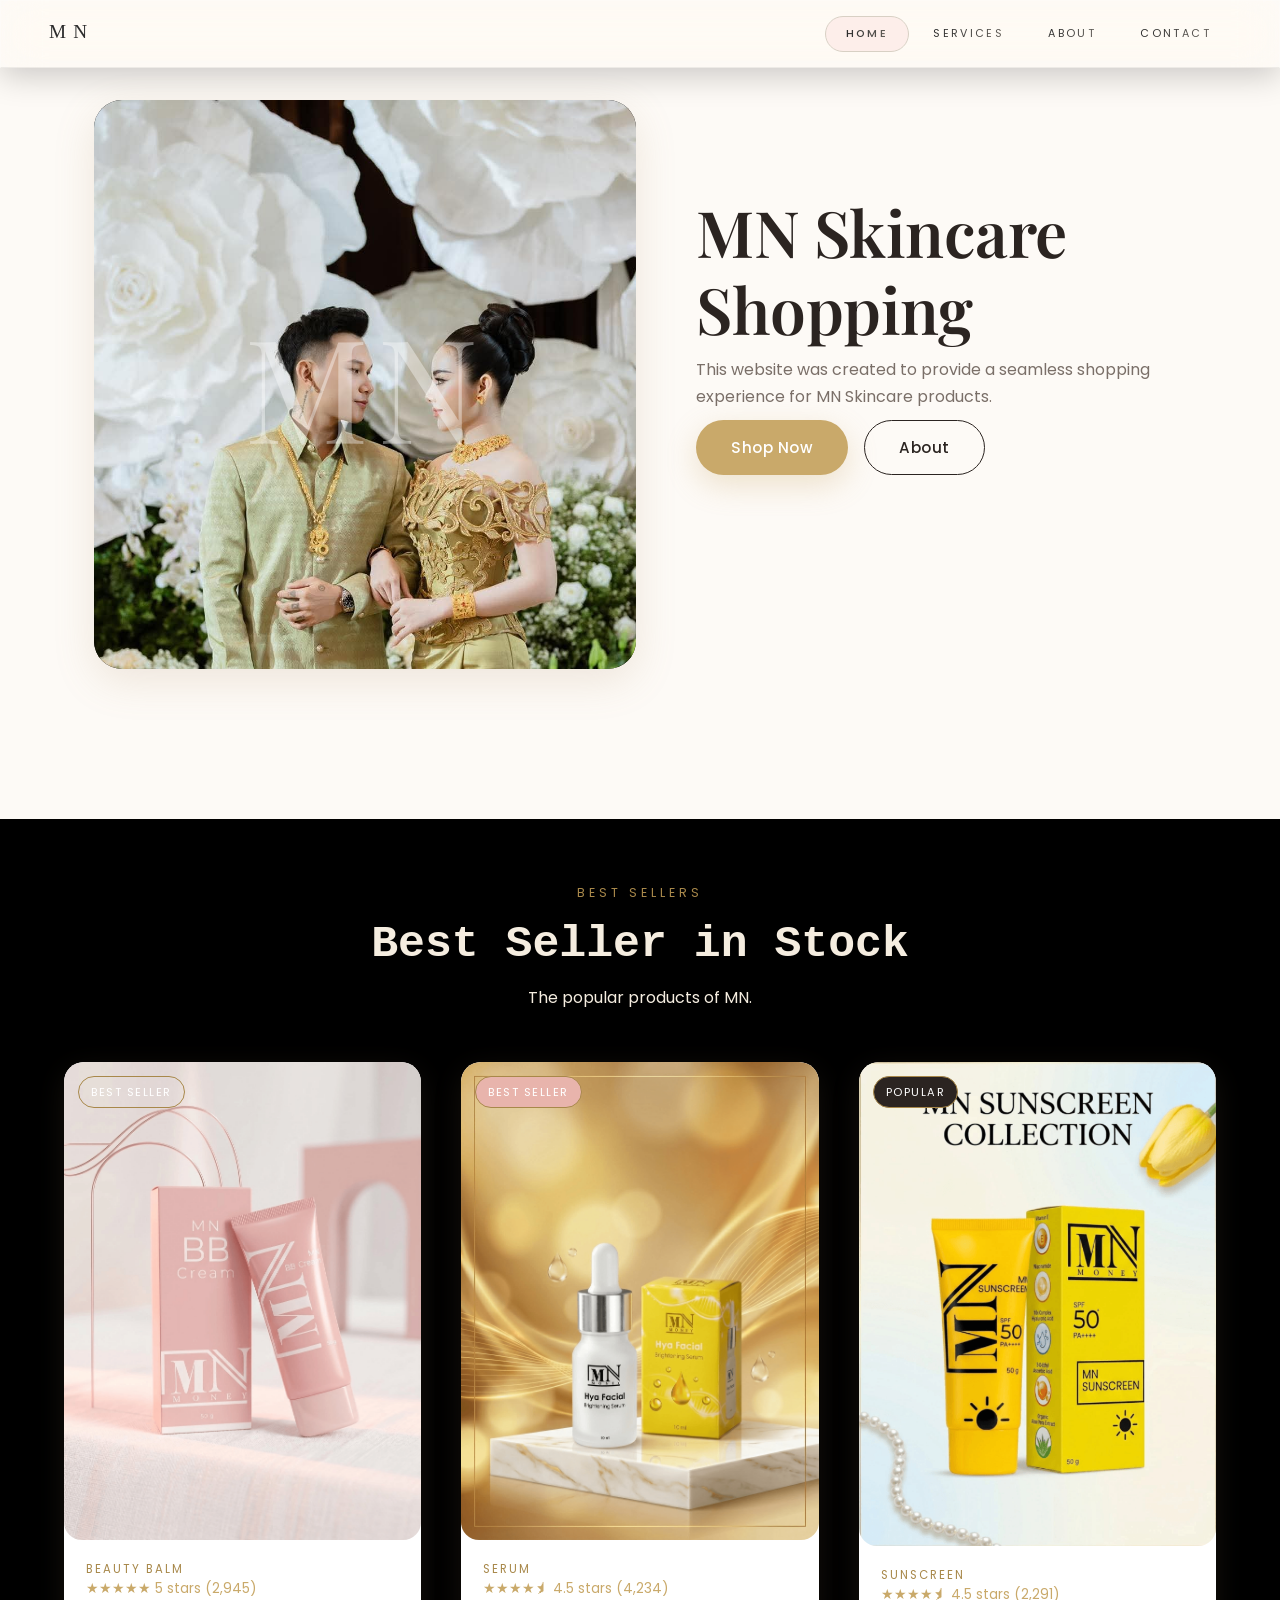
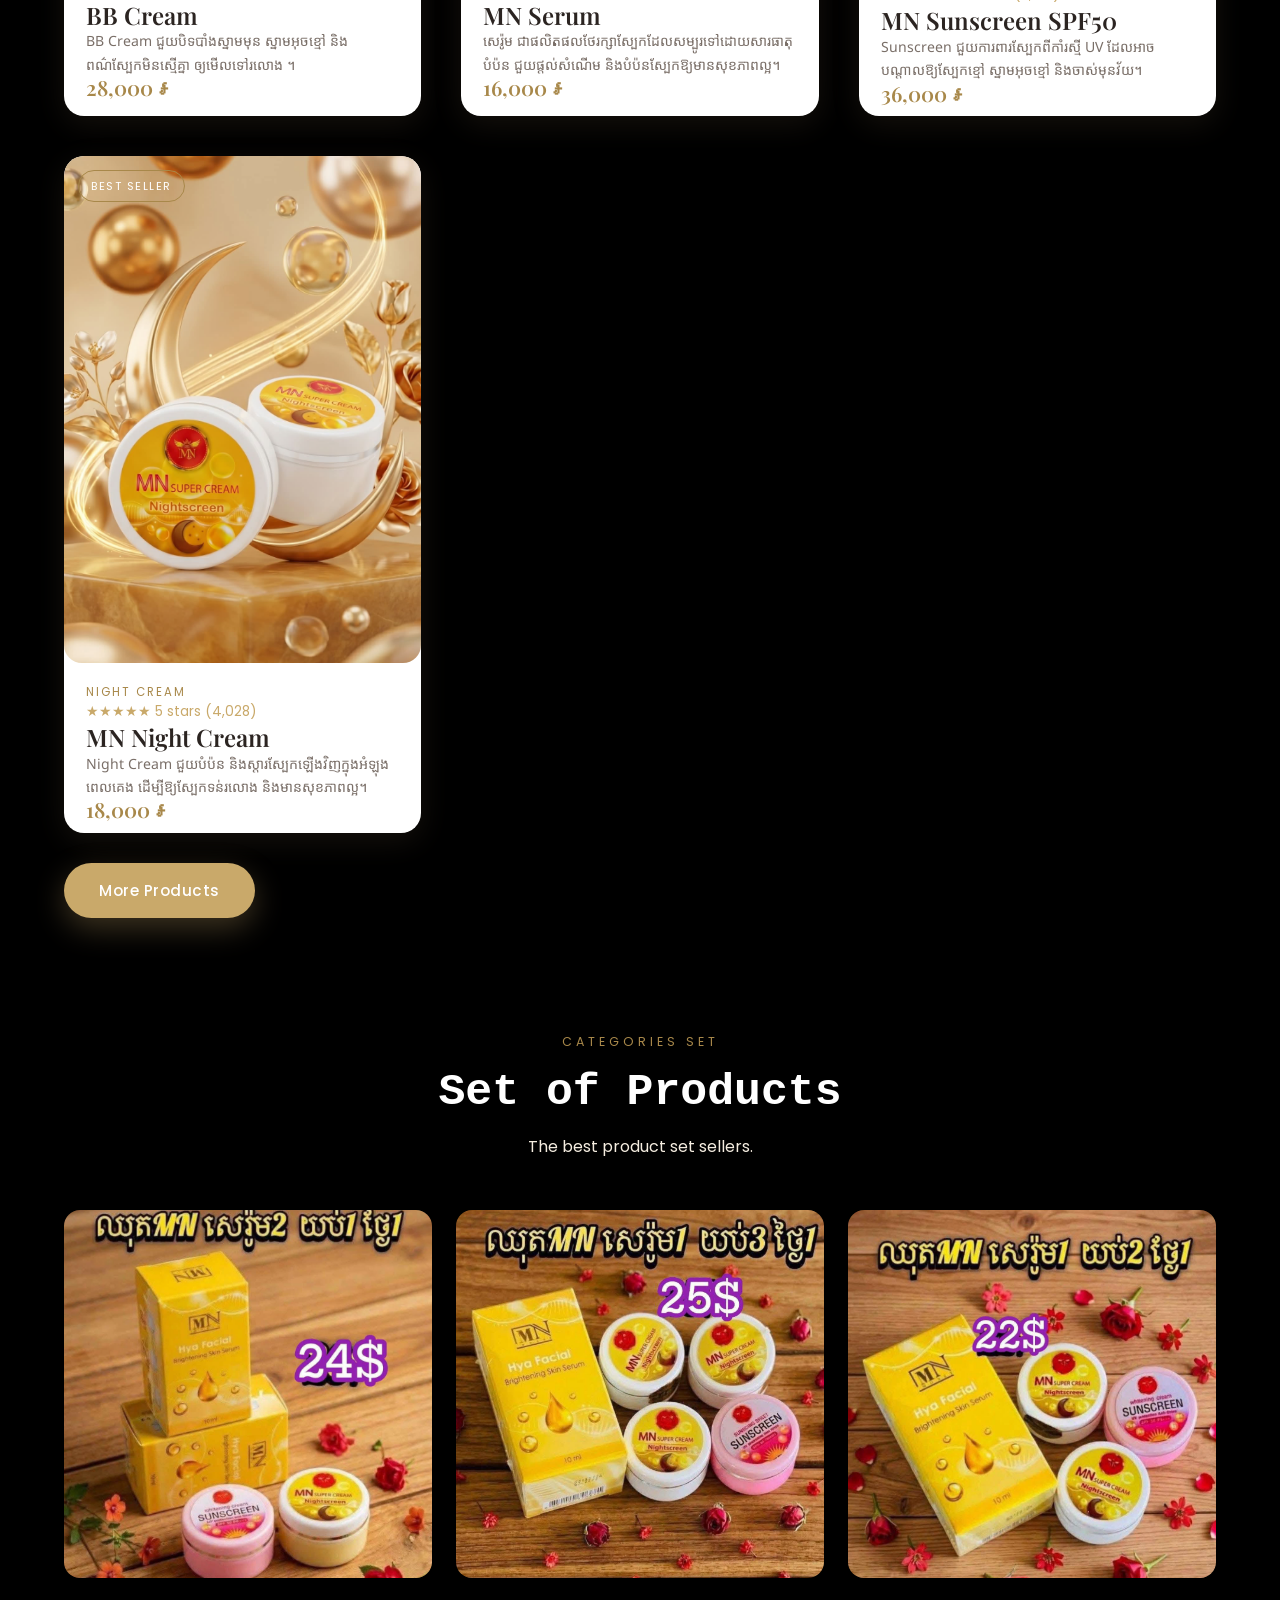
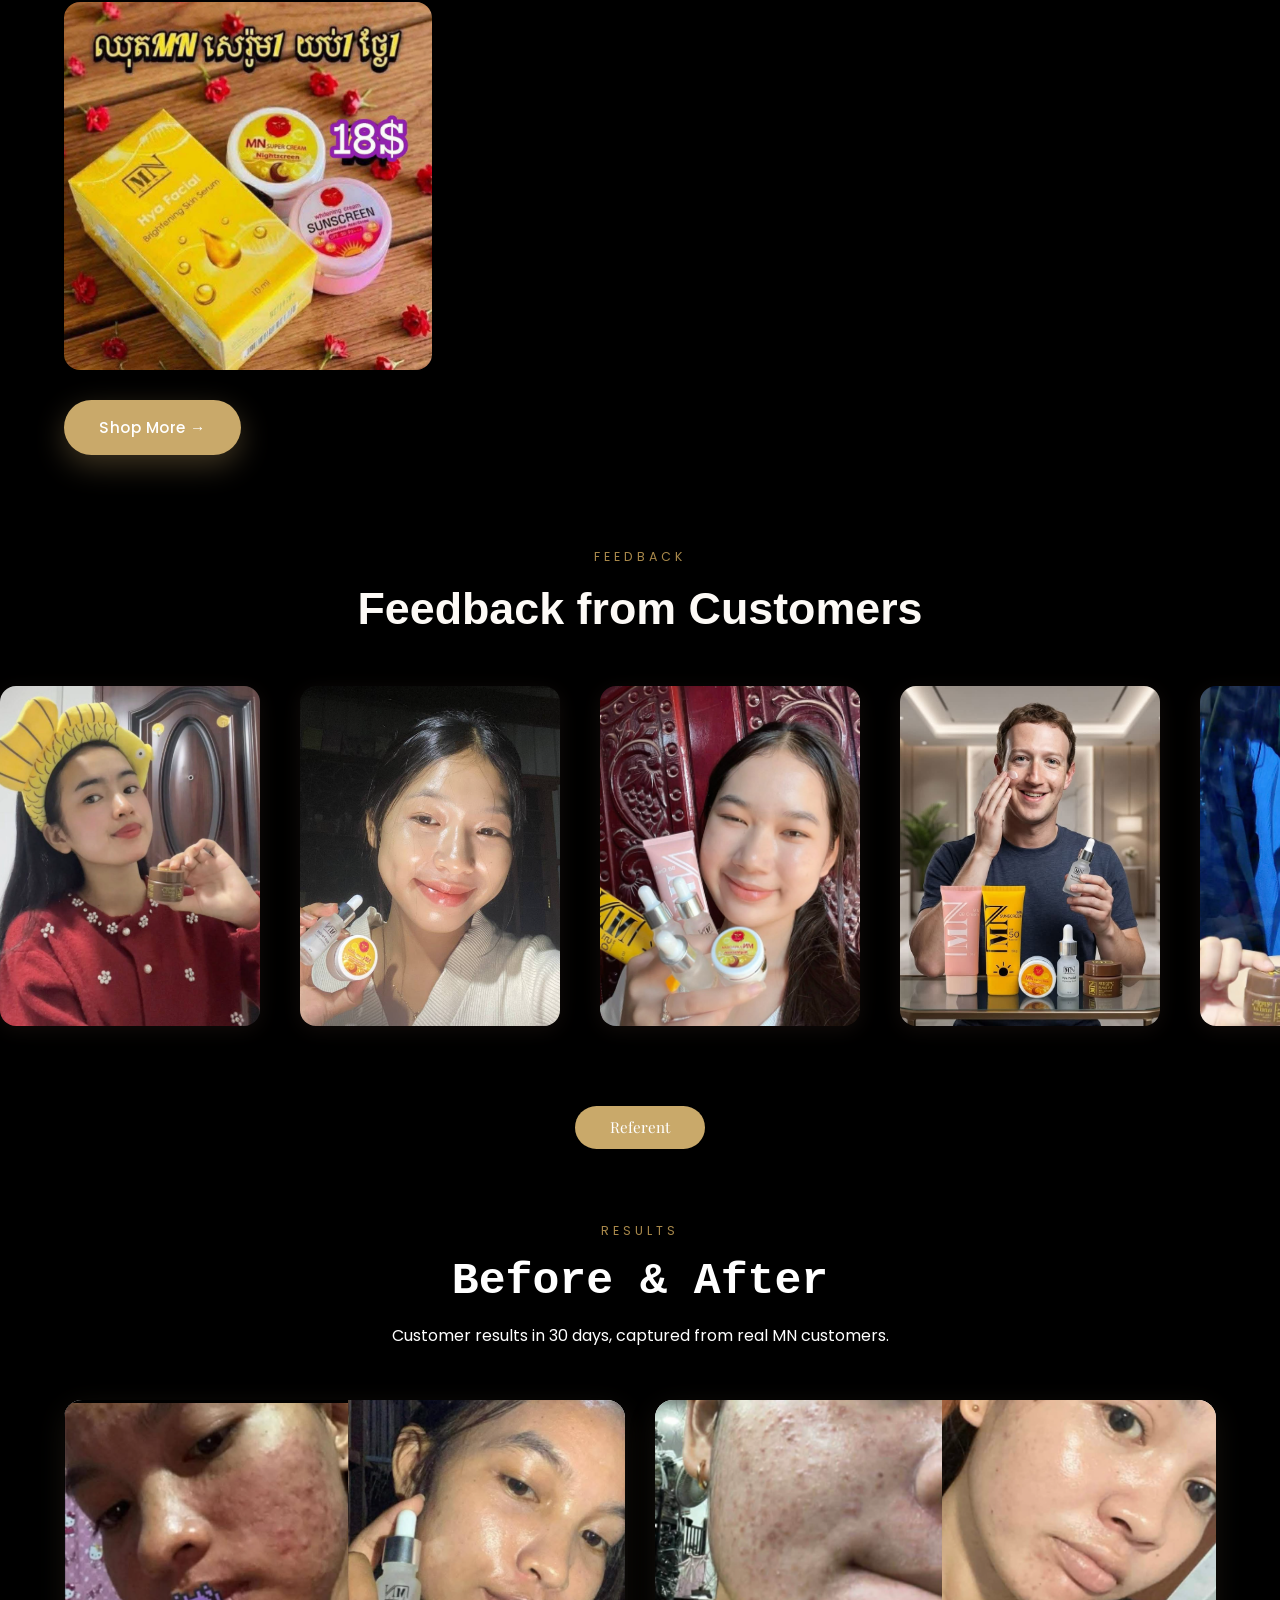
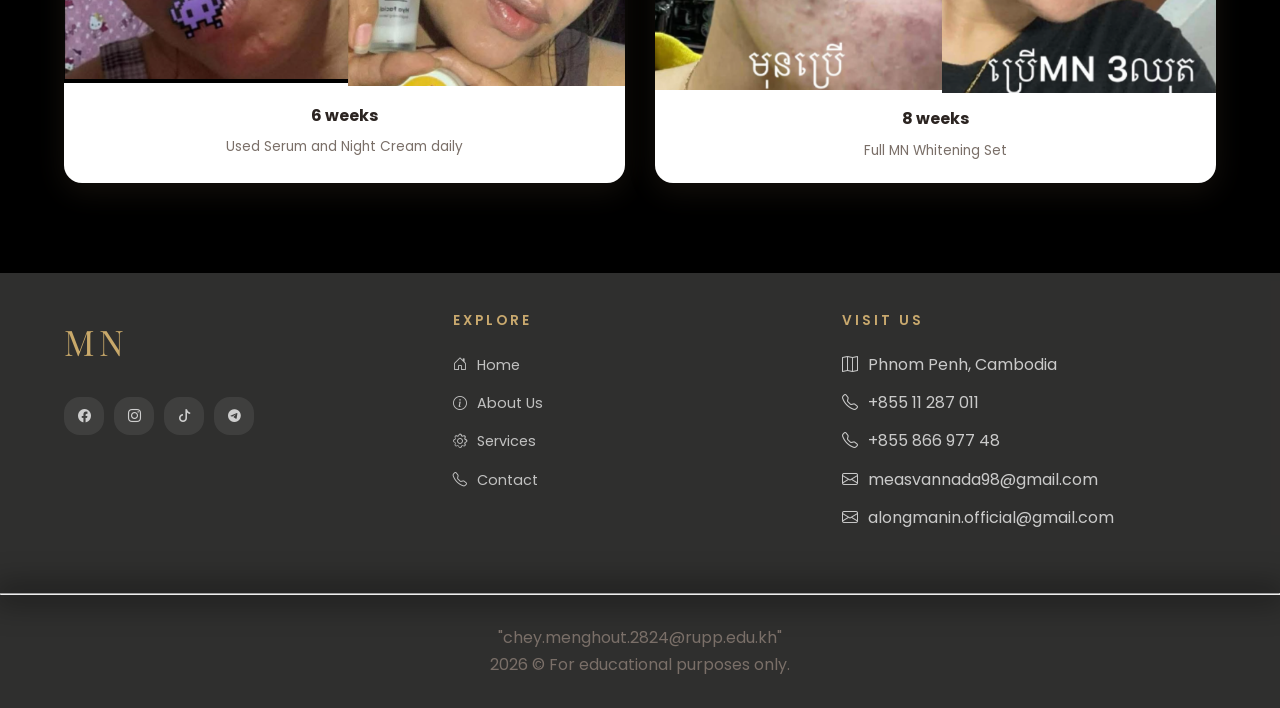
<file: index.html>
<!DOCTYPE html>
<html lang="en">
<head>
  <meta charset="UTF-8" />
  <meta name="viewport" content="width=device-width, initial-scale=1.0" />
  <title>MN Skincare Home</title>
  <link rel="icon" type="image/png" href="img/image copy 15.png">
  <meta name="description" content="MN is a Cambodian skincare brand crafting clean, effective formulas for radiant, confident skin." />
  <meta property="og:title"content="MN Beauty & Skincare" />
  <meta property="og:description"content="Discover premium skincare products designed to nourish, protect, and enhance your natural beauty." />
  <meta property="og:image" content="https://houtdev0001.github.io/MN-Skincare-Beauty/img/img/image copy 47.png" />
  <link href="https://fonts.googleapis.com/css2?family=Noto+Sans+Khmer:wght@400;700&display=swap" rel="stylesheet">
  <meta property="og:type" content="website" />
  <link rel="preconnect" href="https://fonts.googleapis.com" />
  <link rel="preconnect" href="https://fonts.gstatic.com" crossorigin />
  <link href="https://fonts.googleapis.com/css2?family=Playfair+Display:wght@400;500;600;700&family=Poppins:wght@300;400;500;600&family=Space+Grotesk:wght@700&display=swap" rel="stylesheet" />
  <link rel="stylesheet" href="style.css" />
  <link rel="stylesheet" href="https://cdn.jsdelivr.net/npm/bootstrap-icons@1.13.1/font/bootstrap-icons.min.css">
</head>
<body>

  <!-- NAVBAR  -->
  <nav class="dai-navbar">
    <a class="brand" href="index.html">MN</a>

    <input type="checkbox" id="menu-toggle" class="menu-toggle">
    <label for="menu-toggle" class="hamburger">
      <span></span>
      <span></span>
      <span></span>
    </label>

    <ul class="nav-list" id="navList">
      <div class="pill-bg" id="pillBg"></div>
      <li><a class="active" href="index.html"><span>Home</span></a></li>
      <li><a href="services.html"><span>Services</span></a></li>
      <li><a href="about.html"><span>About</span></a></li>
      <li><a href="contact.html"><span>Contact</span></a></li>
    </ul>
  </nav>

  <!-- HERO SECTION -->
  <section class="secton-home">
    <div class="container hero-grid-home">
      <div class="hero-visual">
        <img style="position: absolute;" src="img/image copy 12.png" alt="Owner of MN Skincare"  />
      </div>
      <div class="hero-content-home">
        <h1>MN Skincare Shopping</h1>
        <p>This website was created to provide a seamless shopping experience for MN Skincare products.</p>
        <div class="hero-actions">
          <a href="services.html" class="btn btn-primary">Shop Now</a>
          <a href="about.html" class="btn btn-outline">About</a>
        </div>
      </div>
    </div>
  </section>

  <section class="section" id="1" style="background-color: black; margin-top: 100px; ">
    <div class="container" >
      <div class="section-title">
        <span class="eyebrow">Best Sellers</span>
        <h2>Best Seller in Stock</h2>
        <p>The popular products of MN.</p>
      </div>

      <div class="product-grid">

        <a href="#1" class="product-card ">
          <div class="product-image">
            <span class="badge">Best Seller</span>
            <div class="img-placeholder-home">
              <img src="img/image copy 2.png" alt="BB Cream">
            </div>
          </div>
          <div class="product-info">
            <div class="cat">Beauty Balm</div>
            <div class="stars">★★★★★ 5 stars (2,945)</div>
            <h3>BB Cream</h3>
            <p class="desc">BB Cream ជួយបិទបាំងស្នាមមុន ស្នាមអុចខ្មៅ និងពណ៌ស្បែកមិនស្មើគ្នា ឲ្យមើលទៅរលោង ។</p>
            <div class="price">28,000៛</div>
          </div>
        </a>

        <a href="#1" class="product-card">
          <div class="product-image">
            <span class="badge new">Best Seller</span>
            <div class="img-placeholder-home alt-1">
              <img src="img/image copy 3.png" alt="MN Serum">
            </div>
          </div>
          <div class="product-info">
            <div class="cat">Serum</div>
            <div class="stars">★★★★⯨ 4.5 stars (4,234)</div>
            <h3>MN Serum</h3>
            <p class="desc">សេរ៉ូម ជាផលិតផលថែរក្សាស្បែកដែលសម្បូរទៅដោយសារធាតុបំប៉ន ជួយផ្តល់សំណើម និងបំប៉នស្បែកឱ្យមានសុខភាពល្អ។</p>
            <div class="price">16,000៛</div>
          </div>
        </a>

        <a href="#1" class="product-card">
          <div class="product-image">
            <span class="badge popular">Popular</span>
            <div class="img-placeholder-home alt-2">
              <img src="img/image copy 5.png" alt="MN Sunscreen SPF50">
            </div>
          </div>
          <div class="product-info">
            <div class="cat">Sunscreen</div>
            <div class="stars">★★★★⯨ 4.5 stars (2,291)</div>
            <h3>MN Sunscreen SPF50</h3>
            <p class="desc">Sunscreen ជួយការពារស្បែកពីកាំរស្មី UV ដែលអាចបណ្តាលឱ្យស្បែកខ្មៅ ស្នាមអុចខ្មៅ និងចាស់មុនវ័យ។</p>
            <div class="price">36,000៛</div>
          </div>
        </a>

        <a href="#1" class="product-card">
          <div class="product-image">
            <span class="badge">Best Seller</span>
            <div class="img-placeholder-home alt-3">
              <img src="img/image copy 33.png" alt="MN Night Cream">
            </div>
          </div>
          <div class="product-info">
            <div class="cat">Night Cream</div>
            <div class="stars">★★★★★ 5 stars (4,028)</div>
            <h3>MN Night Cream</h3>
            <p class="desc">Night Cream ជួយបំប៉ន និងស្ដារស្បែកឡើងវិញក្នុងអំឡុងពេលគេង ដើម្បីឱ្យស្បែកទន់រលោង និងមានសុខភាពល្អ។</p>
            <div class="price">18,000៛</div>
          </div>
        </a>

      </div>

      <div class="hero-actions">
        <a href="services.html#produces" class="btn btn-primary" style="margin-top: 30px;">More Products</a>
      </div>
    </div>
  </section>

  <!-- PRODUCT SETS -->
  <section class="section">
    <div class="container">
      <div class="section-title">
        <span class="eyebrow">Categories Set</span>
        <h2 style="color: rgb(255, 255, 255);">Set of Products</h2>
        <p>The best product set sellers.</p>
      </div>

      <div class="category-grid">
        <div class="category-card">
          <img class="category-photo" src="img/image copy 77.png" alt="Set Product">
        </div>
        <div class="category-card">
          <img class="category-photo" src="img/image copy 78.png" alt="Set Product">
        </div>
        <div class="category-card">
          <img class="category-photo" src="img/image copy 79.png" alt="Set Product">
        </div>
        <div class="category-card">
          <img class="category-photo" src="img/image copy 80.png" alt="Set Product">
        </div>
        
      </div>

      <div class="hero-actions" style="margin-top: 30px;">
        <a href="services.html#services" class="btn btn-primary">Shop More →</a>
      </div>
    </div>
  </section>

  <!--CUSTOMER FEEDBACK-->
  <section class="marquee-section">
    <div class="section-title">
      <span class="eyebrow">Feedback</span>
      <h2>Feedback from Customers</h2>
    </div>

    <div class="marquee-track">
      <div class="marquee-card">
        <img src="img/image copy 46.png" alt="Customer feedback">
      </div>
      <div class="marquee-card">
        <img src="img/image copy 48.png" alt="Customer feedback">
      </div>
      <div class="marquee-card">
        <img src="img/image copy 49.png" alt="Customer feedback">
      </div>
      <div class="marquee-card">
        <img src="img/image copy 50.png" alt="Customer feedback">
      </div>
      <div class="marquee-card">
        <img src="img/image copy 51.png" alt="Customer feedback">
      </div>
      <div class="marquee-card">
        <img src="img/image copy 52.png" alt="Customer feedback">
      </div>
      <div class="marquee-card">
        <img src="img/image copy 53.png" alt="Customer feedback">
      </div>
      <div class="marquee-card">
        <img src="img/image copy 54.png" alt="Customer feedback">
      </div>
      <div class="marquee-card">
        <img src="img/image copy 55.png" alt="Customer feedback">
      </div>
      <div class="marquee-card">
        <img src="img/image copy 56.png" alt="Customer feedback">
      </div>
      <div class="marquee-card">
        <img src="img/image copy 57.png" alt="Customer feedback">
      </div>
      <div class="marquee-card">
        <img src="img/image copy 58.png" alt="Customer feedback">
      </div>
      <div class="marquee-card">
        <img src="img/image copy 59.png" alt="Customer feedback">
      </div>
      <div class="marquee-card">
        <img src="img/image copy 60.png" alt="Customer feedback">
      </div>
      <!-- Duplicate -->

      <div class="marquee-card">
        <img src="img/image copy 46.png" alt="Customer feedback">
      </div>
      <div class="marquee-card">
        <img src="img/image copy 48.png" alt="Customer feedback">
      </div>
      <div class="marquee-card">
        <img src="img/image copy 49.png" alt="Customer feedback">
      </div>
      <div class="marquee-card">
        <img src="img/image copy 50.png" alt="Customer feedback">
      </div>
      <div class="marquee-card">
        <img src="img/image copy 51.png" alt="Customer feedback">
      </div>
      <div class="marquee-card">
        <img src="img/image copy 52.png" alt="Customer feedback">
      </div>
      <div class="marquee-card">
        <img src="img/image copy 53.png" alt="Customer feedback">
      </div>
      <div class="marquee-card">
        <img src="img/image copy 54.png" alt="Customer feedback">
      </div>
      <div class="marquee-card">
        <img src="img/image copy 55.png" alt="Customer feedback">
      </div>
      <div class="marquee-card">
        <img src="img/image copy 56.png" alt="Customer feedback">
      </div>
      <div class="marquee-card">
        <img src="img/image copy 57.png" alt="Customer feedback">
      </div>
      <div class="marquee-card">
        <img src="img/image copy 58.png" alt="Customer feedback">
      </div>
      <div class="marquee-card">
        <img src="img/image copy 59.png" alt="Customer feedback">
      </div>
    </div>

    <div class="referent">
      <a href="https://www.facebook.com/share/p/1EZRobYqqr/">Referent</a>
    </div>
  </section>

  <!-- BEFORE & AFTER RESULTS -->
  <section class="section" >
    <div class="container">
      <div class="section-title" >
        <span class="eyebrow">Results</span>
        <h2 style="color: rgb(255, 255, 255);">Before &amp; After</h2>
        <p style="color: rgb(255, 255, 255);">Customer results in 30 days, captured from real MN customers.</p>
      </div>

      <div class="ba-grid">


        <div class="ba-card">
          <div class="ba-images">
            <div class="img-placeholder alt-2">
              <img src="img/image copy 28.png" alt="Before">
            </div>
            <div class="img-placeholder alt-3">
              <img src="img/image copy 30.png" alt="After">
            </div>
          </div>
          <div class="ba-info">
            <strong>6 weeks</strong>
            <span>Used Serum and Night Cream daily</span>
          </div>
        </div>

        <div class="ba-card">
          <div class="ba-images">
            <div class="img-placeholder">
              <img src="img/image copy 29.png" alt="Before">
            </div>
            <div class="img-placeholder alt-1">
              <img src="img/image copy 31.png" alt="After">
            </div>
          </div>
          <div class="ba-info">
            <strong>8 weeks</strong>
            <span>Full MN Whitening Set</span>
          </div>
        </div>

      </div>
    </div>
  </section>

  <!-- FOOTER -->
  <footer class="site-footer" id="footer">
    <div class="container">
      <div class="footer-grid">
 
        <div class="footer-brand">
          <div class="logo">MN</div>
          <div class="footer-socials">
            <a href="https://www.facebook.com/share/1L8tSYLtde/" target="_blank"><i class="bi bi-facebook"></i></a>
            <a href="https://www.instagram.com/long_manin" target="_blank"><i class="bi bi-instagram"></i></a>
            <a href="https://www.tiktok.com/@longmanin" target="_blank"><i class="bi bi-tiktok"></i></a>
            <a href="https://t.me/LONGMANINMNBRAND" target="_blank"><i class="bi bi-telegram"></i></a>
          </div>
        </div>
 
        <div>
          <h4>Explore</h4>
          <ul>
            <li><a href="index.html"><i class="bi bi-house-door" style="margin-right: 10px;"></i>Home</a></li>
            <li><a href="about.html"><i class="bi bi-info-circle" style="margin-right: 10px;"></i>About Us</a></li>
            <li><a href="services.html"><i class="bi bi-gear" style="margin-right: 10px;"></i>Services</a></li>
            <li><a href="contact.html"><i class="bi bi-telephone" style="margin-right: 10px;"></i>Contact</a></li>
          </ul>
        </div>
 
        <div>
          <h4>Visit Us</h4>
          <ul>
            <li><i class="bi bi-map" style="margin-right: 10px;"></i>Phnom Penh, Cambodia</li>
            <li><i class="bi bi-telephone" style="margin-right: 10px;"></i>+855 11 287 011</li>
            <li><i class="bi bi-telephone" style="margin-right: 10px;"></i>+855 866 977 48</li>
            <li><i class="bi bi-envelope" style="margin-right: 10px;"></i><span>measvannada98@gmail.com</span></li>
            <li><i class="bi bi-envelope" style="margin-right: 10px;"></i><span>alongmanin.official@gmail.com</span></li>
          </ul>
        </div>
      </div>
    </div>
    <hr>
    <p style="text-align: center; margin-top: 30px;">"chey.menghout.2824@rupp.edu.kh" <br>2026 © For educational purposes only.</p>
  </footer>

</body>
</html>
</file>
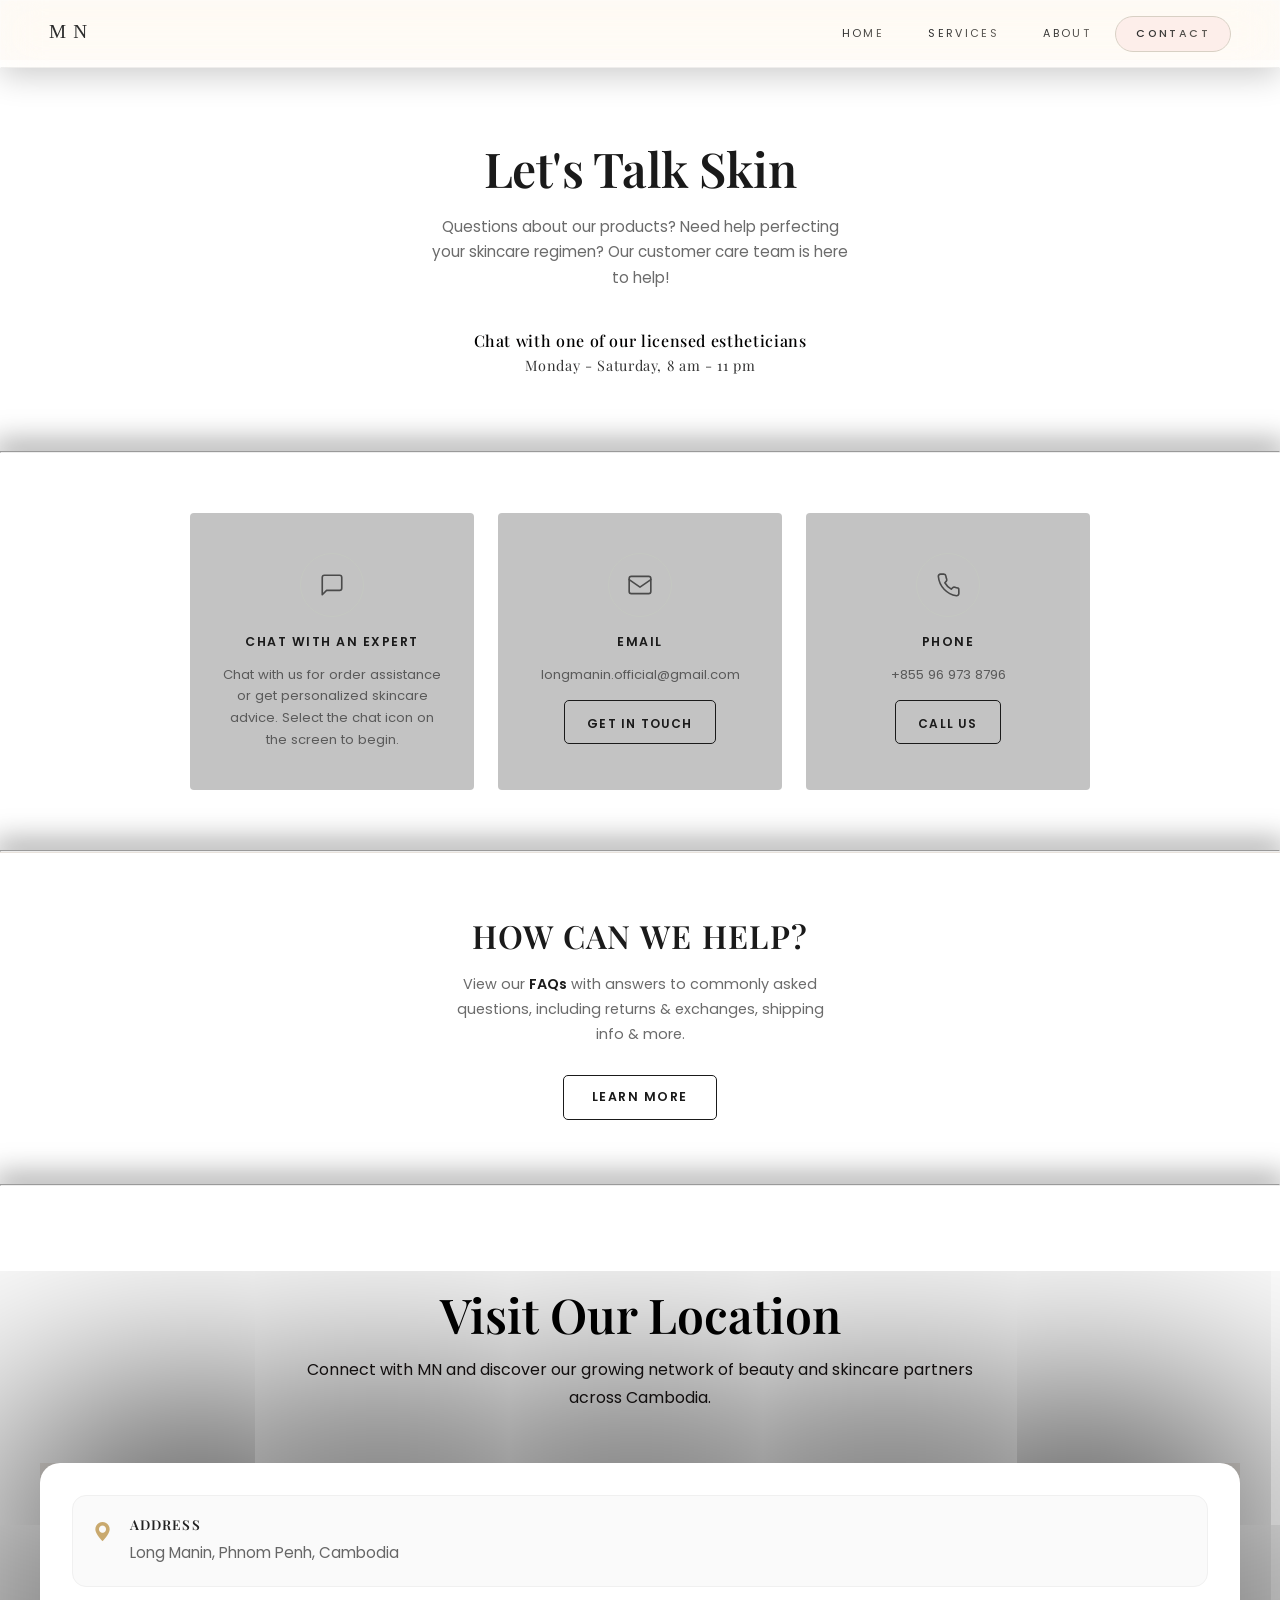
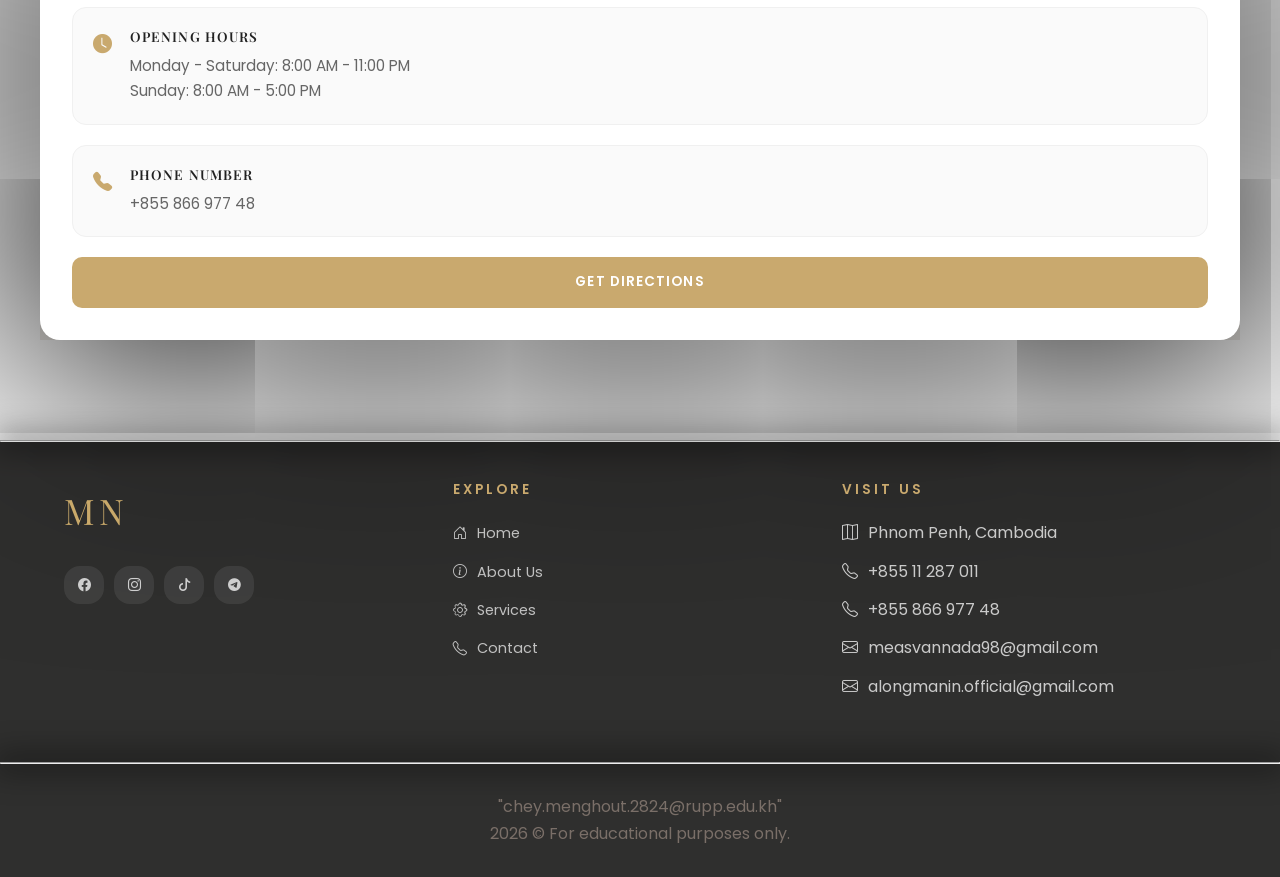
<file: contact.html>
<!DOCTYPE html>
<html lang="en">
<head>
  <meta charset="UTF-8" />
  <meta name="viewport" content="width=device-width, initial-scale=1.0" />
  <title>MN Skincare Contact</title>
  <link rel="icon" type="image/png" href="img/image copy 15.png">
  <meta name="description" content="Reach the MN team for product help, distributor inquiries, or visit our Phnom Penh studio." />
  <link rel="preconnect" href="https://fonts.googleapis.com" />
  <link rel="preconnect" href="https://fonts.gstatic.com" crossorigin />
  <link href="https://fonts.googleapis.com/css2?family=Playfair+Display:wght@400;500;600;700&family=Poppins:wght@300;400;500;600&family=Space+Grotesk:wght@700&display=swap" rel="stylesheet" />
  <link rel="stylesheet" href="style.css" />
  <link rel="stylesheet" href="https://cdn.jsdelivr.net/npm/bootstrap-icons@1.13.1/font/bootstrap-icons.min.css">
</head>
<body>

  <nav class="dai-navbar">
    <a class="brand" href="index.html">MN</a>

    <input type="checkbox" id="menu-toggle" class="menu-toggle">
    <label for="menu-toggle" class="hamburger">
      <span></span>
      <span></span>
      <span></span>
    </label>

    <ul class="nav-list" id="navList">
      <div class="pill-bg" id="pillBg"></div>
      <li><a href="index.html"><span>Home</span></a></li>
      <li><a href="services.html"><span>Services</span></a></li>
      <li><a href="about.html"><span>About</span></a></li>
      <li><a class="active" href="contact.html"><span>Contact</span></a></li>
    </ul>
  </nav>

  <section class="talk-section">
    <h1>Let's Talk Skin</h1>
    <p>Questions about our products? Need help perfecting your skincare regimen? Our customer care team is here to help!</p>
    <h4 class="chat-badge">Chat with one of our licensed estheticians<span>Monday - Saturday, 8 am - 11 pm</span></h4>
  </section>
  <hr>
  <section class="cards-section">
    <div class="cards-grid">
      <div class="contact-card">
        <div class="icon-circle">
          <svg viewBox="0 0 24 24"><path d="M21 15a2 2 0 0 1-2 2H7l-4 4V5a2 2 0 0 1 2-2h14a2 2 0 0 1 2 2z"/></svg>
        </div>
        <h3>Chat With an Expert</h3>
        <p>Chat with us for order assistance or get personalized skincare advice. Select the chat icon on the screen to begin.</p>
      </div>

      <div class="contact-card">
        <div class="icon-circle">
          <svg viewBox="0 0 24 24"><rect x="2" y="4" width="20" height="16" rx="2"/><path d="M2 7l10 7 10-7"/></svg>
        </div>
        <h3>Email</h3>
        <p>longmanin.official@gmail.com</p>
        <a href="mailto:longmanin.official@gmail.com" class="card-btn">Get in Touch</a>
      </div>

      <div class="contact-card">
        <div class="icon-circle">
          <svg viewBox="0 0 24 24"><path d="M22 16.92v3a2 2 0 0 1-2.18 2A19.86 19.86 0 0 1 3.09 4.18 2 2 0 0 1 5.07 2h3a2 2 0 0 1 2 1.72c.13.96.36 1.9.7 2.81a2 2 0 0 1-.45 2.11L9.09 9.91a16 16 0 0 0 5.91 5.91l1.27-1.27a2 2 0 0 1 2.11-.45c.9.34 1.85.57 2.81.7A2 2 0 0 1 22 16.92z"/></svg>
        </div>
        <h3>Phone</h3>
        <p>+855 96 973 8796</p>
        <a href="tel:+85596973879" class="card-btn">Call Us</a>
      </div>

    </div>
  </section>
<hr>
  <section class="help-section">
    <h2>How Can We Help?</h2>
    <p>View our <strong>FAQs</strong> with answers to commonly asked questions, including returns &amp; exchanges, shipping info &amp; more.</p>
    <a href="https://www.facebook.com/share/1L8tSYLtde/https://www.facebook.com/share/1L8tSYLtde/" class="outline-btn">Learn More</a>
  </section>
  <hr>
  
  <section class="location-section">
    <div class="location-header">
      <h2>Visit Our Location</h2>
      <p>
        Connect with MN and discover our growing network of beauty and skincare partners across Cambodia.
      </p>
    </div>

    <div class="location-wrapper">
      <div class="location-info">
        <div class="info-block">
          <i class="bi bi-geo-alt-fill"></i>
          <div>
            <h4>Address</h4>
            <p>Long Manin, Phnom Penh, Cambodia</p>
          </div>
        </div>

        <div class="info-block">
          <i class="bi bi-clock-fill"></i>
          <div>
            <h4>Opening Hours</h4>
            <p>Monday - Saturday: 8:00 AM - 11:00 PM</p>
            <p>Sunday: 8:00 AM - 5:00 PM</p>
          </div>
        </div>

        <div class="info-block">
          <i class="bi bi-telephone-fill"></i>
          <div>
            <h4>Phone Number</h4>
            <p>+855 866 977 48</p>
          </div>
        </div>
        <a href="https://www.facebook.com/share/1L8tSYLtde/" class="directions-btn">
          Get Directions
        </a>
      </div>
    </div>
  </section>
<hr>
  <!-- FOOTER -->
  <footer class="site-footer">
    <div class="container">
      <div class="footer-grid">
        <div class="footer-brand">
          <div class="logo">MN</div>
          <div class="footer-socials">
            <a href="https://www.facebook.com/share/1L8tSYLtde/" target="_blank"><i class="bi bi-facebook"></i></a>
            <a href="https://www.instagram.com/long_manin" target="_blank"><i class="bi bi-instagram"></i></a>
            <a href="https://www.tiktok.com/@longmanin" target="_blank"><i class="bi bi-tiktok"></i></a>
            <a href="https://t.me/LONGMANINMNBRAND" target="_blank"><i class="bi bi-telegram"></i></a>
          </div>
        </div>

        <div>
          <h4>Explore</h4>
          <ul>
            <li>
              <a href="index.html"><i class="bi bi-house-door" style="margin-right: 10px;"></i>Home</a>
            </li>
            <li>
              <a href="about.html"><i class="bi bi-info-circle" style="margin-right: 10px;"></i>About Us</a>
            </li>
            <li>
              <a href="services.html"><i class="bi bi-gear" style="margin-right: 10px;"></i>Services</a>
            </li>
            <li>
              <a href="contact.html"><i class="bi bi-telephone" style="margin-right: 10px;"></i>Contact</a>
            </li>
          </ul>
        </div>

        <div>
          <h4>Visit Us</h4>
          <ul>
            <li><i class="bi bi-map" style="margin-right: 10px;"></i>Phnom Penh, Cambodia</li>
            <li><i class="bi bi-telephone" style="margin-right: 10px;"></i>+855 11 287 011</li>
            <li><i class="bi bi-telephone" style="margin-right: 10px;"></i>+855 866 977 48</li>
            <li><i class="bi bi-envelope" style="margin-right: 10px;"></i><span>measvannada98@gmail.com</span></li>
            <li><i class="bi bi-envelope" style="margin-right: 10px;"></i><span>alongmanin.official@gmail.com</span></li>
          </ul>
        </div>

      </div>
    </div>
    <hr>
    <p style="text-align: center; margin-top: 30px;">"chey.menghout.2824@rupp.edu.kh" <br>2026 © For educational purposes only.</p>
  
  </footer>

</body>
</html>
</file>
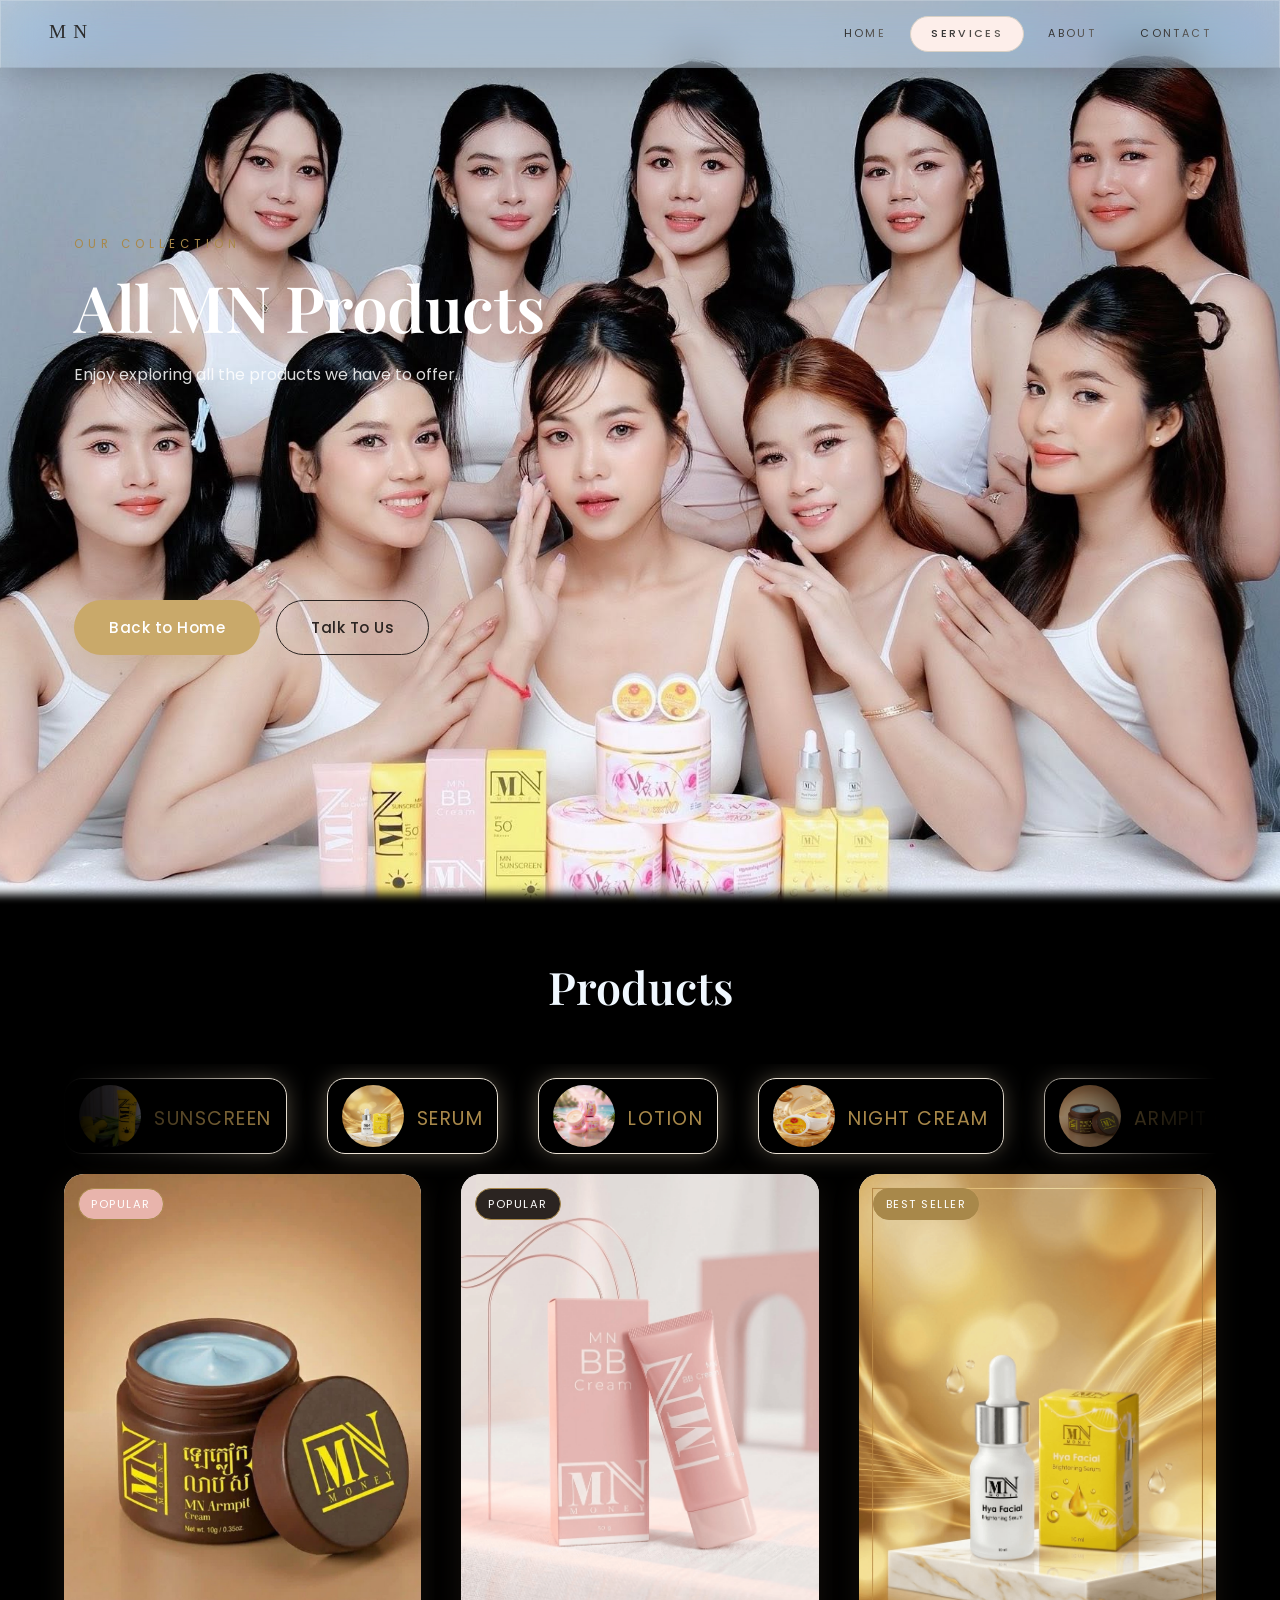
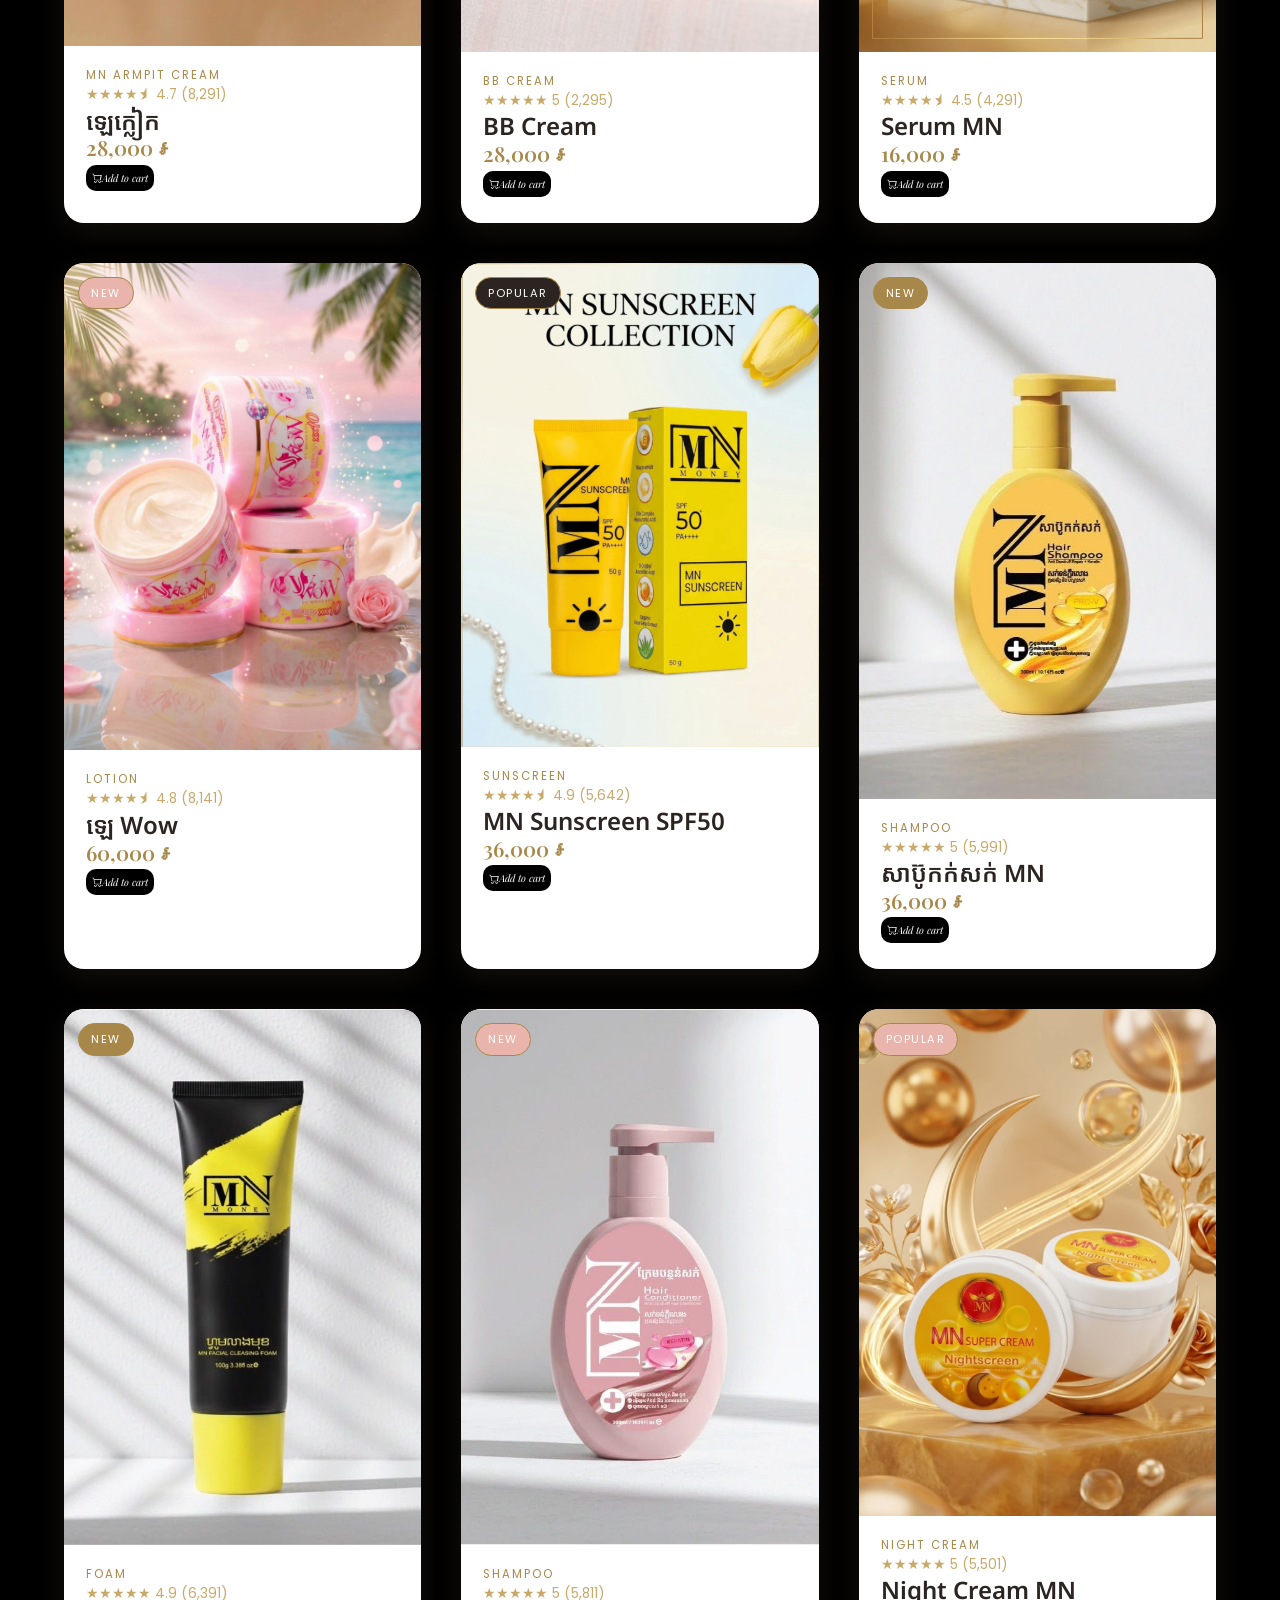
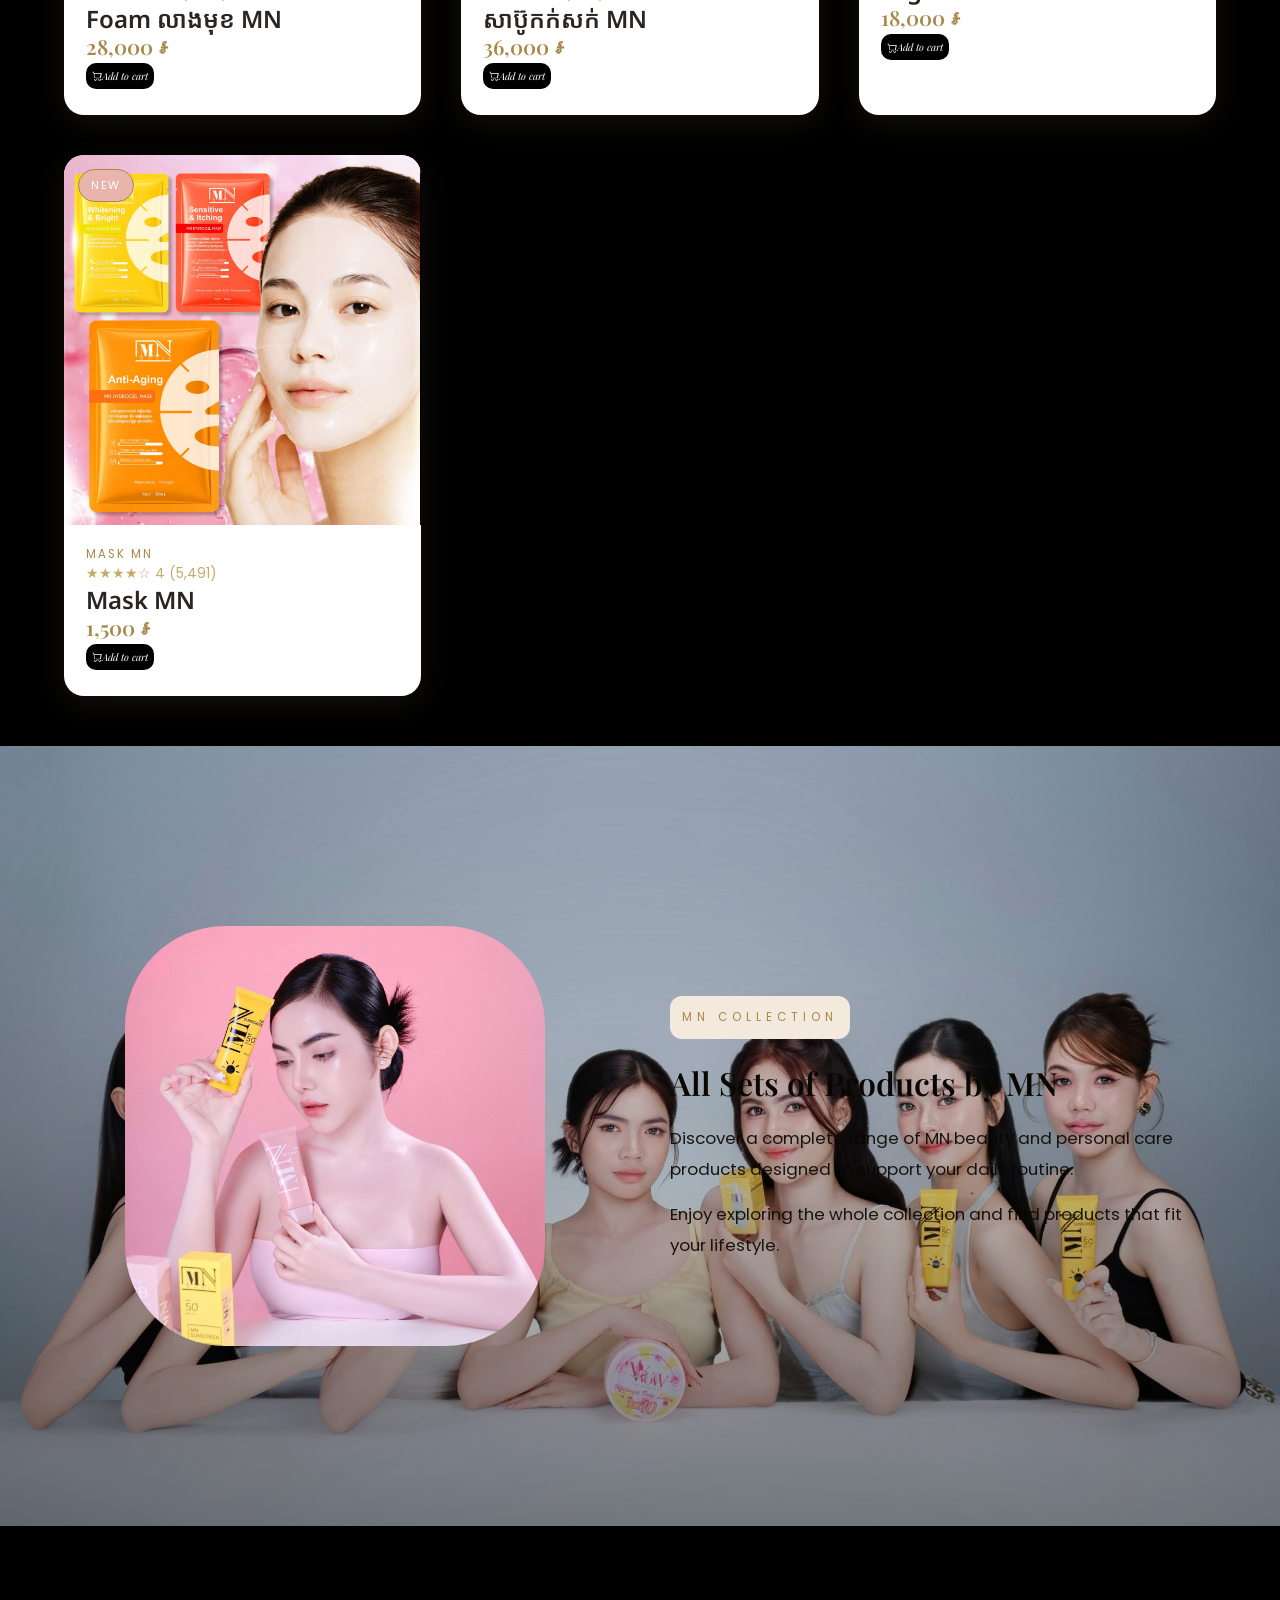
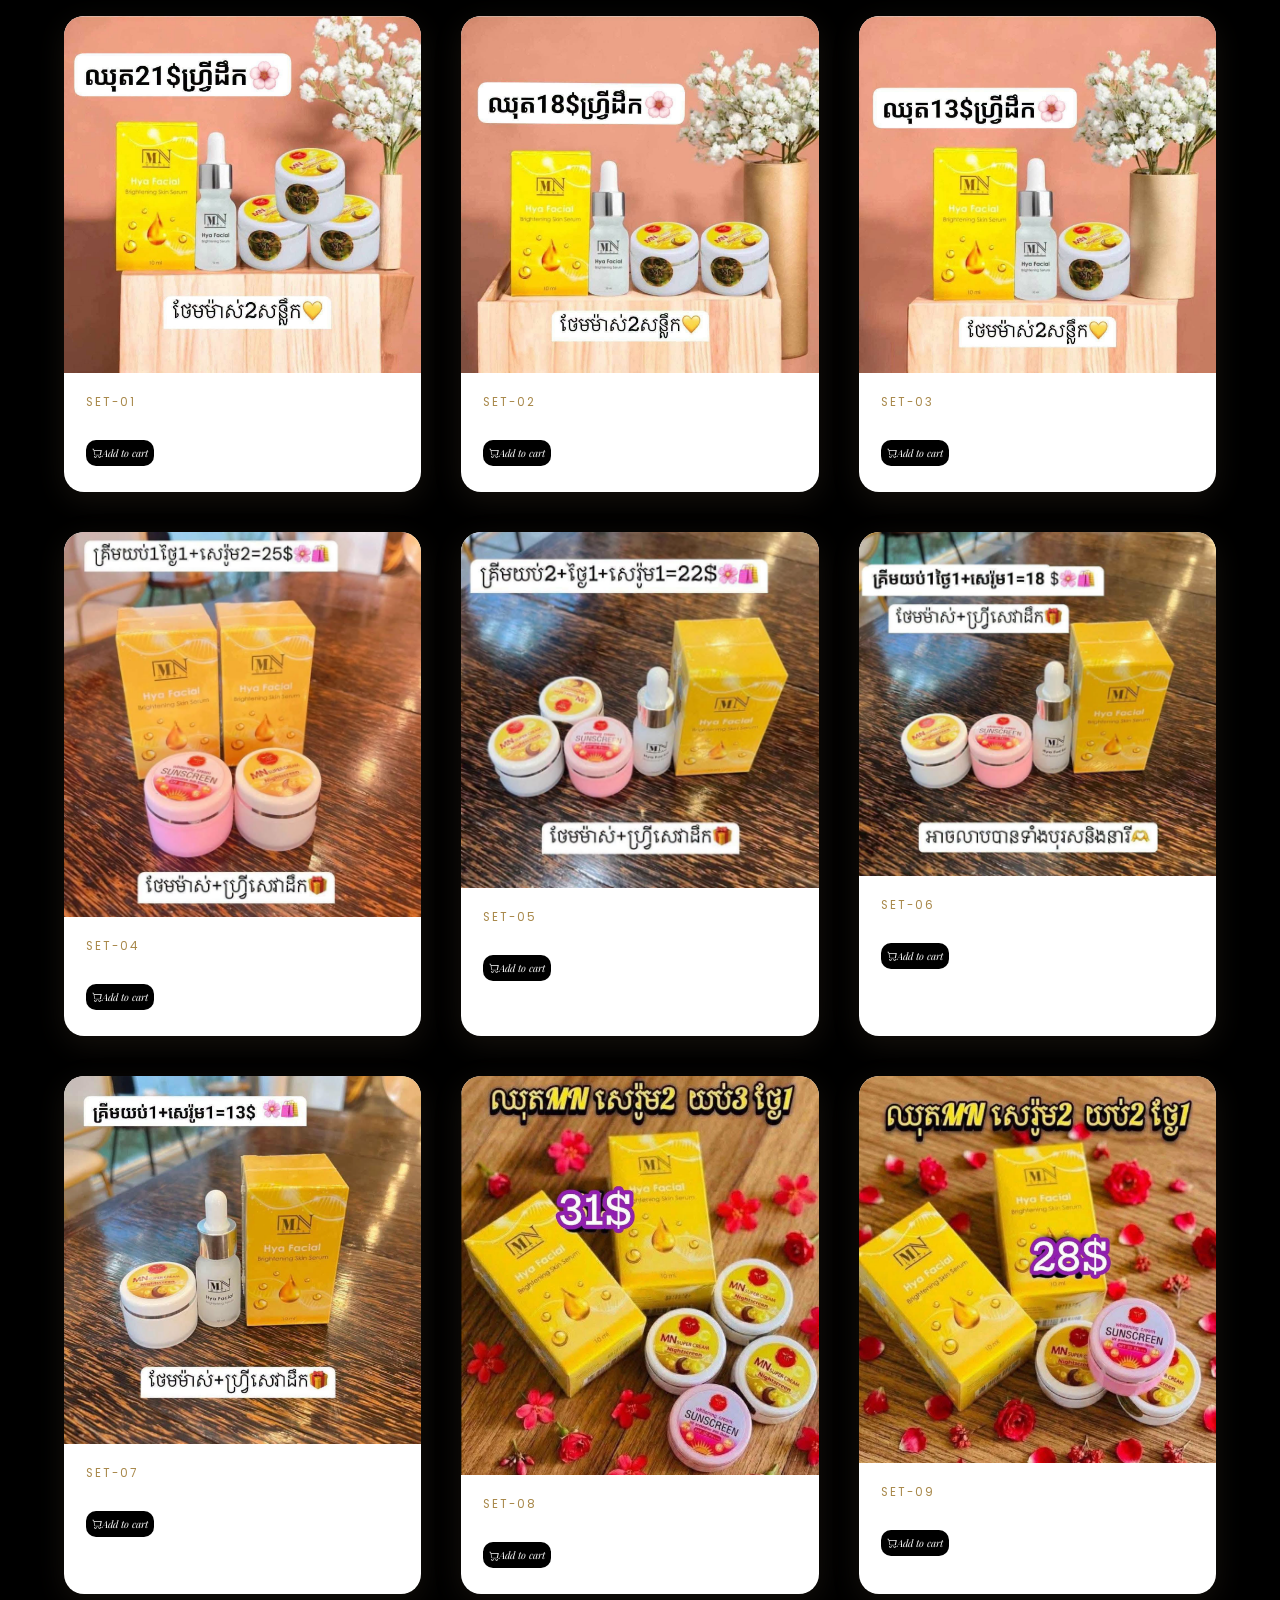
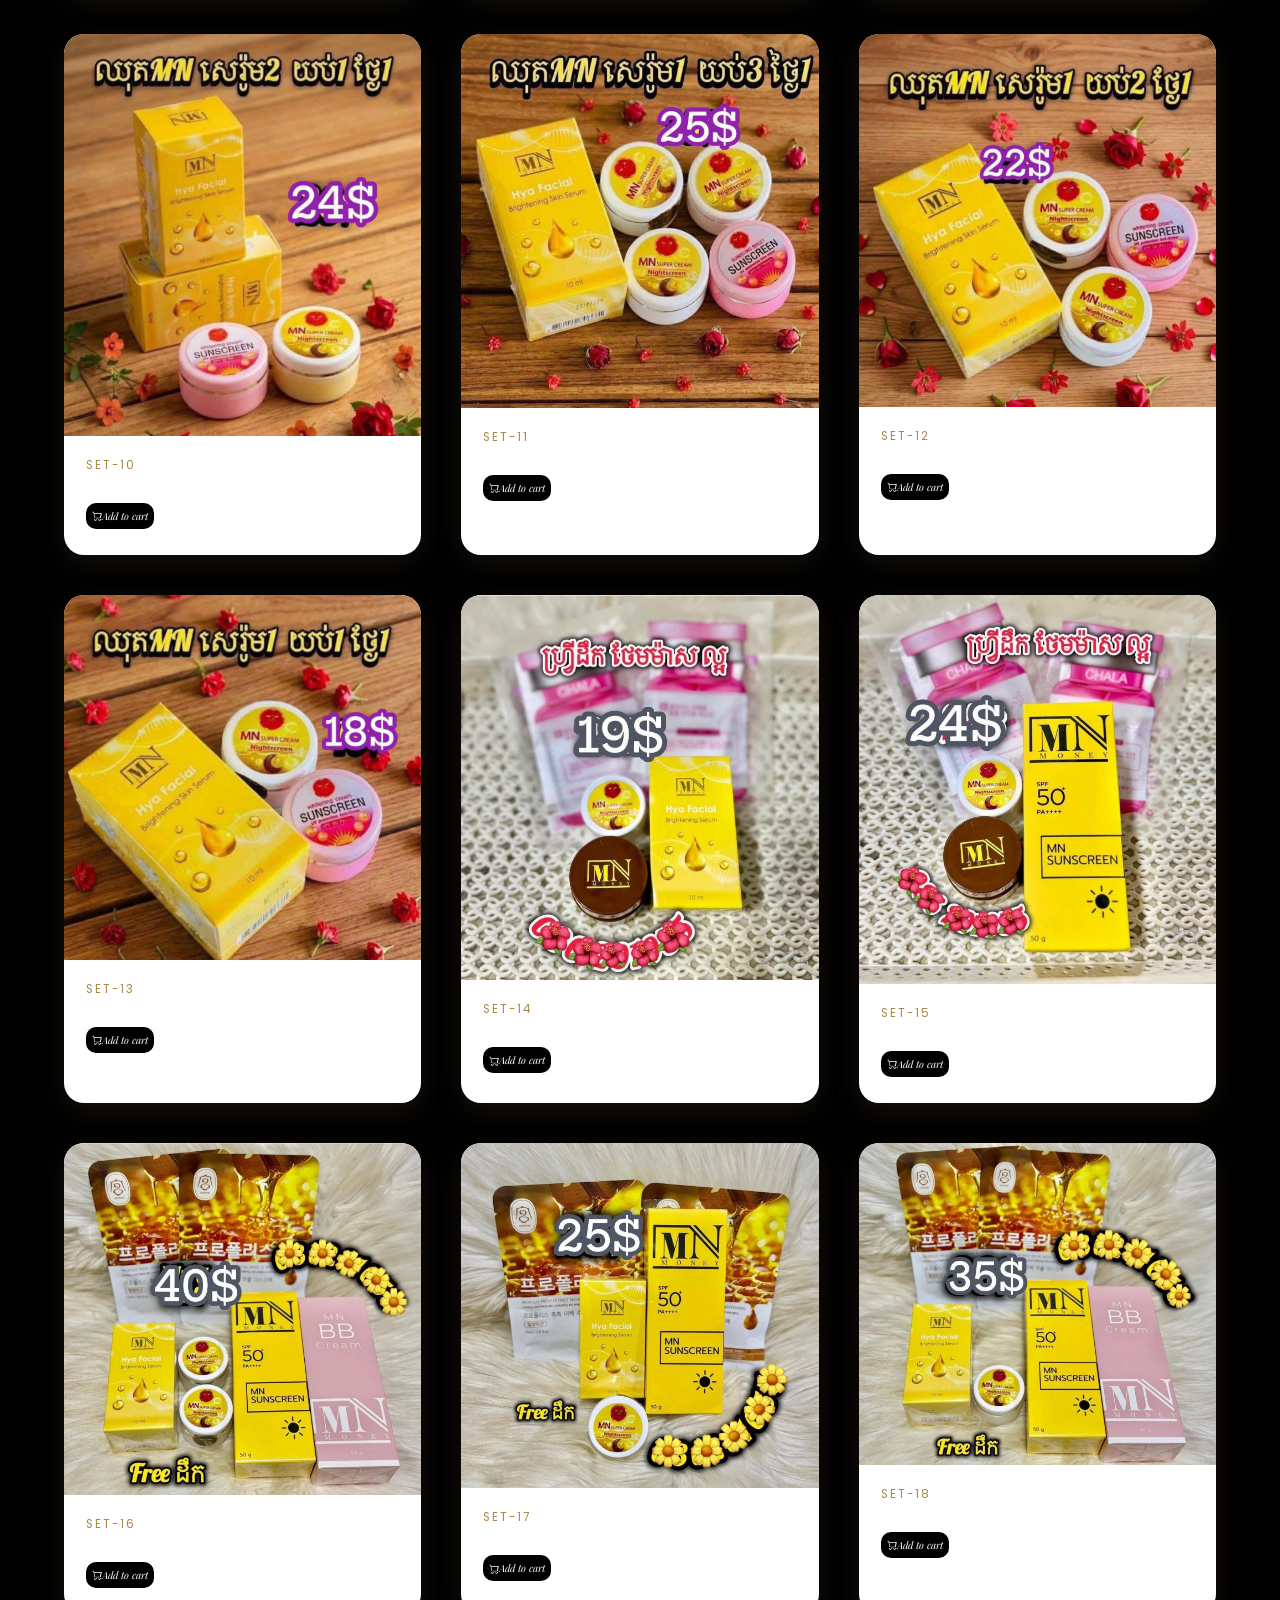
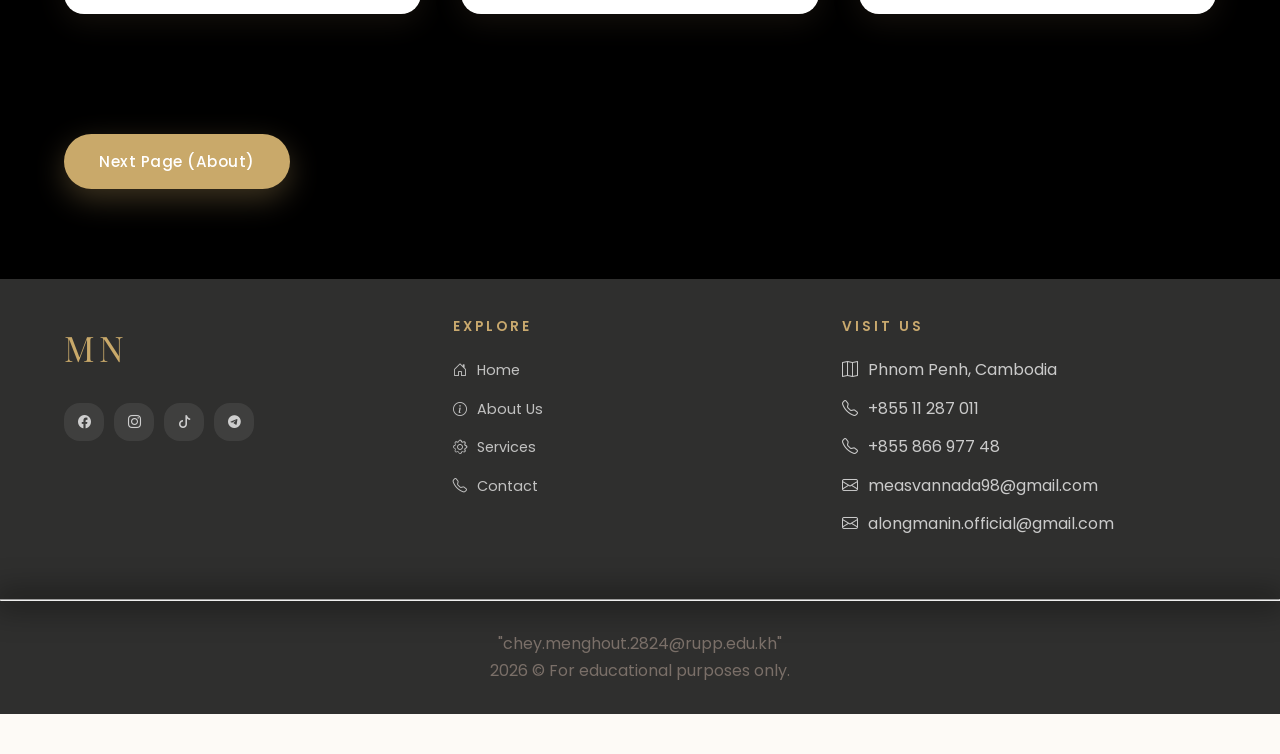
<file: services.html>
<!DOCTYPE html>
<html lang="en">
<head>
  <meta charset="UTF-8" />
  <meta name="viewport" content="width=device-width, initial-scale=1.0" />
  <title>MN Skincare Shopping</title>
  <link rel="icon" type="image/png" href="img/image copy 15.png">
  <link href="https://fonts.googleapis.com/css2?family=Noto+Sans+Khmer:wght@400;700&display=swap" rel="stylesheet">
  <meta name="description" content="Explore all MN skincare products — sets, serums, creams, and more." />
  <link rel="preconnect" href="https://fonts.googleapis.com" />
  <link rel="preconnect" href="https://fonts.gstatic.com" crossorigin />
  <link href="https://fonts.googleapis.com/css2?family=Playfair+Display:wght@400;500;600;700&family=Poppins:wght@300;400;500;600&family=Space+Grotesk:wght@700&display=swap" rel="stylesheet" />
  <link rel="stylesheet" href="style.css" />
  <link rel="stylesheet" href="https://cdn.jsdelivr.net/npm/bootstrap-icons@1.13.1/font/bootstrap-icons.min.css">
</head>
<body>

  <!-- NAVBAR -->
  <nav class="dai-navbar">
    <a class="brand" href="index.html">MN</a>

    <input type="checkbox" id="menu-toggle" class="menu-toggle">
    <label for="menu-toggle" class="hamburger">
      <span></span>
      <span></span>
      <span></span>
    </label>

    <ul class="nav-list" id="navList">
      <div class="pill-bg" id="pillBg"></div>
      <li><a href="index.html"><span>Home</span></a></li>
      <li><a class="active" href="services.html"><span>Services</span></a></li>
      <li><a href="about.html"><span>About</span></a></li>
      <li><a href="contact.html"><span>Contact</span></a></li>
    </ul>
  </nav>
  
  <section class="section dist-hero">
    <div class="container dist-hero-grid-service">
      <div class="dist-hero-content" >
        <span class="eyebrow">Our Collection</span>
        <h1>All MN Products</h1>
        <p>Enjoy exploring all the products we have to offer.</p>
        <div class="hero-actions" style="padding-top: 180px;">
          <a href="index.html" class="btn btn-primary">Back to Home</a>
          <a href="contact.html" class="btn btn-outline">Talk To Us</a>
        </div>
      </div>
    </div>
  </section>

  <section class="section" id="produces" style="display: block; box-shadow: rgb(0,0,0) 0px 4px 9px 30px;">
    <h2 style="text-align: center;color: aliceblue; margin-top: -50px;  margin-bottom: 50px;">Products</h2>
    <div class="container-wrapper" style="margin: 0 auto; width: 90%; overflow-x: hidden; mask-image: linear-gradient(to right, transparent, black 20%, black 80%, transparent);">
      
      <div class="wrapper">

        <div class="wrapper-logo">
          <img class="avatar" src="img/image copy 38.png" alt="Sunscreen">
          <span>Sunscreen</span>
        </div>
        <div class="wrapper-logo">
          <img class="avatar" src="img/image copy 3.png" alt="Serum">
          <span>Serum</span>
        </div>
        <div class="wrapper-logo">
          <img class="avatar" src="img/image copy 4.png" alt="Lotion">
          <span>Lotion</span>
        </div>
        <div class="wrapper-logo">
          <img class="avatar" src="img/image copy 33.png" alt="Night Cream">
          <span>Night Cream</span>
        </div>
        <div class="wrapper-logo">
          <img class="avatar" src="img/image copy.png" alt="Armpit Cream">
          <span>Armpit Cream</span>
        </div>
        <div class="wrapper-logo">
          <img class="avatar" src="img/image copy 2.png" alt="BB Cream">
          <span>BB Cream</span>
        </div>
        <div class="wrapper-logo">
          <img class="avatar" src="img/image copy 36.png" alt="Foam">
          <span>Foam</span>
        </div>
        <div class="wrapper-logo">
          <img class="avatar" src="img/image copy 37.png" alt="Shampoo">
          <span>Shampoo</span>
        </div>
        <div class="wrapper-logo">
          <img class="avatar" src="img/image copy 39.png" alt="Mask">
          <span>  Mask</span>
        </div>
        <!-- Duplicate -->
        <div class="wrapper-logo">
          <img class="avatar" src="img/image copy 38.png" alt="Sunscreen">
          <span>Sunscreen</span>
        </div>
        <div class="wrapper-logo">
          <img class="avatar" src="img/image copy 3.png" alt="Serum">
          <span>Serum</span>
        </div>
        <div class="wrapper-logo">
          <img class="avatar" src="img/image copy 4.png" alt="Lotion">
          <span>Lotion</span>
        </div>
        <div class="wrapper-logo">
          <img class="avatar" src="img/image copy 33.png" alt="Night Cream">
          <span>Night Cream</span>
        </div>
        <div class="wrapper-logo">
          <img class="avatar" src="img/image copy.png" alt="Armpit Cream">
          <span>Armpit Cream</span>
        </div>
        <div class="wrapper-logo">
          <img class="avatar" src="img/image copy 2.png" alt="BB Cream">
          <span>BB Cream</span>
        </div>
        <div class="wrapper-logo">
          <img class="avatar" src="img/image copy 36.png" alt="Foam">
          <span>Foam</span></div>
        <div class="wrapper-logo">
          <img class="avatar" src="img/image copy 37.png" alt="Shampoo">
          <span>Shampoo</span>
        </div>
        <div class="wrapper-logo">
          <img class="avatar" src="img/image copy 39.png" alt="Mask">
          <span>Mask</span>
        </div>
      </div>
    </div>

    <div class="container">
      <div class="product-grid">

        <!-- Product 1: Armpit Cream -->
        <a href="#product-1" class="product-card" id="product-1">
          <div class="product-image">
            <span class="badge new">Popular</span>
            <div class="img-placeholder alt-1">
              <img src="img/image copy.png" alt="MN Armpit Cream"></div>
          </div>
          <div class="product-info">
            <div class="cat">MN Armpit Cream</div>
            <div class="stars">★★★★⯨ 4.7  (8,291)</div>
            <h3 style="margin-bottom: 15px; font-family:  'Kantumruy Pro' ,'Noto Sans Khmer', sans-serif ;">ឡេក្លៀក</h3>
            <div class="price" >28,000៛</div>
            <button class="btn-cart" aria-label="Add to cart">
              <i class="bi bi-cart">Add to cart</i>
            </button>
          </div>
        </a>

        <!-- Product 2: BB Cream -->
        <a href="#product-2" class="product-card" id="product-2">
          <div class="product-image">
            <span class="badge popular">Popular</span>
            <div class="img-placeholder alt-2">
              <img src="img/image copy 2.png" alt="BB Cream"></div>
          </div>
          <div class="product-info">
            <div class="cat">BB Cream</div>
            <div class="stars">★★★★★ 5  (2,295)</div>
            <h3 style="margin-bottom: 15px; font-family:  'Kantumruy Pro' ,'Noto Sans Khmer', sans-serif ;" >BB Cream</h3>
            <div class="price">28,000៛</div>
            <button class="btn-cart" aria-label="Add to cart">
              <i class="bi bi-cart">Add to cart</i>
            </button>
          </div>
        </a>

        <!-- Product 3: Serum -->
        <a href="#product-3" class="product-card" id="product-3">
          <div class="product-image">
            <span class="badge best-seller">Best Seller</span>
            <div class="img-placeholder alt-3">
              <img src="img/image copy 3.png" alt="MN Serum"></div>
          </div>
          <div class="product-info">
            <div class="cat">Serum</div>
            <div class="stars">★★★★⯨ 4.5  (4,291)</div>
            <h3 style="margin-bottom: 15px; font-family:  'Kantumruy Pro' ,'Noto Sans Khmer', sans-serif ;" >Serum MN</h3>
            <div class="price">16,000៛</div>
            <button class="btn-cart" aria-label="Add to cart">
              <i class="bi bi-cart">Add to cart</i>
            </button>
          </div>
        </a>

        <!-- Product 4: Lotion -->
        <a href="#product-4" class="product-card" id="product-4">
          <div class="product-image">
            <span class="badge new">New</span>
            <div class="img-placeholder">
              <img src="img/image copy 32.png" alt="Lotion">
            </div>
          </div>
          <div class="product-info">
            <div class="cat">Lotion</div>
            <div class="stars">★★★★⯨ 4.8  (8,141)</div>
            <h3 style="margin-bottom: 15px; font-family:  'Kantumruy Pro' ,'Noto Sans Khmer', sans-serif ; font-family:  'Kantumruy Pro' ,'Noto Sans Khmer', sans-serif ;" >ឡេ Wow</h3>
            <div class="price">60,000៛</div>
            <button class="btn-cart" aria-label="Add to cart">
              <i class="bi bi-cart">Add to cart</i>
            </button>
          </div>
        </a>

        <!-- Product 5: Sunscreen -->
        <a href="#product-5" class="product-card" id="product-5">
          <div class="product-image">
            <span class="badge popular">Popular</span>
            <div class="img-placeholder alt-1">
              <img src="img/image copy 5.png" alt="Sunscreen SPF50">
            </div>
          </div>
          <div class="product-info">
            <div class="cat">Sunscreen</div>
            <div class="stars">★★★★⯨ 4.9  (5,642)</div>
            <h3 style="margin-bottom: 15px; font-family:  'Kantumruy Pro' ,'Noto Sans Khmer', sans-serif ;" >MN Sunscreen SPF50</h3>
            <div class="price">36,000៛</div>
            <button class="btn-cart" aria-label="Add to cart">
              <i class="bi bi-cart">Add to cart</i>
            </button>
          </div>
        </a>

        <!-- Product 6: Shampoo -->
        <a href="#product-6" class="product-card" id="product-6">
          <div class="product-image">
            <span class="badge best-seller">New</span>
            <div class="img-placeholder alt-2">
              <img src="img/image copy 6.png" alt="MN Shampoo">
            </div>
          </div>
          <div class="product-info">
            <div class="cat">Shampoo</div>
            <div class="stars">★★★★★ 5  (5,991)</div>
            <h3 style="margin-bottom: 15px; font-family:  'Kantumruy Pro' ,'Noto Sans Khmer', sans-serif ;" >សាប៊ូកក់សក់ MN</h3>
            <div class="price">36,000៛</div>
            <button class="btn-cart" aria-label="Add to cart">
              <i class="bi bi-cart">Add to cart</i>
            </button>
          </div>
        </a>

        <!-- Product 7: Foam Cleanser -->
        <a href="#product-7" class="product-card" id="product-7">
          <div class="product-image">
            <span class="badge best-seller">New</span>
            <div class="img-placeholder alt-3">
              <img src="img/image copy 7.png" alt="MN Foam Cleanser">
            </div>
          </div>
          <div class="product-info">
            <div class="cat">Foam</div>
            <div class="stars">★★★★★ 4.9  (6,391)</div>
            <h3 style="margin-bottom: 15px; font-family:  'Kantumruy Pro' ,'Noto Sans Khmer', sans-serif ;" >Foam លាងមុខ MN</h3>
            <div class="price">28,000៛</div>
            <button class="btn-cart" aria-label="Add to cart">
              <i class="bi bi-cart">Add to cart</i>
            </button>
          </div>
        </a>

        <!-- Product 8: Shampoo Variant -->
        <a href="#product-8" class="product-card" id="product-8">
          <div class="product-image">
            <span class="badge new">New</span>
            <div class="img-placeholder">
              <img src="img/image copy 8.png" alt="MN Shampoo Variant">
            </div>
          </div>
          <div class="product-info">
            <div class="cat">Shampoo</div>
            <div class="stars">★★★★★ 5  (5,811)</div>
            <h3 style="margin-bottom: 15px; font-family: 'Kantumruy Pro', 'Noto Sans Khmer', 'Arial Narrow', Arial, sans-serif;" >សាប៊ូកក់សក់ MN</h3>
            <div class="price">36,000៛</div>
            <button class="btn-cart" aria-label="Add to cart">
              <i class="bi bi-cart">Add to cart</i>
            </button>
          </div>
        </a>

        <!-- Product 9: Night Cream -->
        <a href="#product-9" class="product-card" id="product-9">
          <div class="product-image">
            <span class="badge new">Popular</span>
            <div class="img-placeholder alt-3">
              <img src="img/image copy 33.png" alt="MN Night Cream">
            </div>
          </div>
          <div class="product-info">
            <div class="cat">Night Cream</div>
            <div class="stars">★★★★★ 5  (5,501)</div>
            <h3 style="margin-bottom: 15px; font-family:  'Kantumruy Pro' ,'Noto Sans Khmer', sans-serif ;" >Night Cream MN</h3>
            <div class="price">18,000៛</div>
            <button class="btn-cart" aria-label="Add to cart">
              <i class="bi bi-cart">Add to cart</i>
            </button>
          </div>
        </a>

        <!-- Product 10: Mask -->
        <a href="#product-10" class="product-card" id="product-10">
          <div class="product-image">
            <span class="badge new">New</span>
            <div class="img-placeholder alt-3">
              <img src="img/image copy 39.png" alt="MN Mask">
            </div>
          </div>
          <div class="product-info">
            <div class="cat">Mask MN</div>
            <div class="stars">★★★★☆ 4  (5,491)</div>
            <h3 style="margin-bottom: 15px; font-family:  'Kantumruy Pro' ,'Noto Sans Khmer', sans-serif ;" >Mask MN</h3>
            <div class="price">1,500៛</div>

            <button class="btn-cart" aria-label="Add to cart">
              <i class="bi bi-cart">Add to cart</i>
            </button>          </div>
        </a>

      </div>
    </div>
  </section>

  <section class="section" id="services" style="margin-top: 10px;">
    <div class="container about-grid services-container">
      <div>
        <img style="position: static;" src="img/image copy 47.png" alt="MN Collection" class="about-image" style="border-radius: 100px;">
      </div>
      <div class="services-content">
        <span class="eyebrow" style="background-color: var(--color-beige); padding: 12px; border-radius: 12px;">MN COLLECTION</span>
        <h2>All Sets of Products by MN</h2>
        <p>Discover a complete range of MN beauty and personal care products designed to support your daily routine.</p>
        <p>Enjoy exploring the whole collection and find products that fit your lifestyle.</p>
      </div>
    </div>
  </section>

  <section class="section" >
  
    <div class="container" style="margin-top: 40px;">
      <div class="product-grid">
        <!-- 1 -->
        <a href="#P1" class="product-card" id="P1">
          <div class="product-image">
            <div class="img-placeholder ">
              <img src="img/image copy 17.png" alt="Set 01" class="img">
            </div>
          </div>
          <div class="product-info">
            <div class="cat">Set-01</div>
            <button class="btn-cart" aria-label="Add to cart">
              <i class="bi bi-cart">Add to cart</i>
            </button>  
          </div>
          
        </a>
        <!-- 2 -->
        <a href="#P2" class="product-card" id="P2">
          <div class="product-image">
            <div class="img-placeholder">
              <img src="img/image copy 19.png" alt="Set 02" class="img">
            </div>
          </div>
          <div class="product-info">
            <div class="cat">Set-02</div>
            <button class="btn-cart" aria-label="Add to cart">
              <i class="bi bi-cart">Add to cart</i>
            </button>
          </div>
        </a>
        <!-- 3 -->
        <a href="#P3" class="product-card" id="P3">
          <div class="product-image">
            <div class="img-placeholder">
              <img src="img/image copy 20.png" alt="Set 03" class="img">
            </div>
          </div>
          <div class="product-info">
            <div class="cat">Set-03</div>
            <button class="btn-cart" aria-label="Add to cart">
              <i class="bi bi-cart">Add to cart</i>
            </button>
          </div>
        </a>
        <!-- 4 -->
        <a href="#P4" class="product-card" id="P4">
          <div class="product-image">
            <div class="img-placeholder">
              <img src="img/image copy 21.png" alt="Set 04" class="img">
            </div>
          </div>
          <div class="product-info">
            <div class="cat">Set-04</div>
            <button class="btn-cart" aria-label="Add to cart">
              <i class="bi bi-cart">Add to cart</i>
            </button>
          </div>
        </a>
        <!-- 5 -->
        <a href="#P5" class="product-card" id="P5">
          <div class="product-image">
            <div class="img-placeholder">
              <img src="img/image copy 22.png" alt="Set 05" class="img">
            </div>
          </div>
          <div class="product-info">
            <div class="cat">Set-05</div>
            <button class="btn-cart" aria-label="Add to cart">
              <i class="bi bi-cart">Add to cart</i>
            </button>
          </div>
        </a>
        <!-- 6 -->
        <a href="#P6" class="product-card" id="P6">
          <div class="product-image">
            <div class="img-placeholder">
              <img src="img/image copy 23.png" alt="Set 06" class="img">
            </div>
          </div>
          <div class="product-info">
            <div class="cat">Set-06</div>
            <button class="btn-cart" aria-label="Add to cart">
              <i class="bi bi-cart">Add to cart</i>
            </button>
          </div>
        </a>
        <!-- 7 -->
        <a href="#P7" class="product-card" id="P7">
          <div class="product-image">
            <div class="img-placeholder">
              <img src="img/image copy 24.png" alt="Set 07" class="img">
            </div>
          </div>
          <div class="product-info">
            <div class="cat">Set-07</div>
            <button class="btn-cart" aria-label="Add to cart">
              <i class="bi bi-cart">Add to cart</i>
            </button>
          </div>
        </a>
         <!-- 8 -->
        <a href="#P8" class="product-card" id="P8">
          <div class="product-image">
            <div class="img-placeholder">
              <img src="img/image copy 25.png" alt="Set 08" class="img">
            </div>
          </div>
          <div class="product-info">
            <div class="cat">Set-08</div>
            <button class="btn-cart" aria-label="Add to cart">
              <i class="bi bi-cart">Add to cart</i>
            </button>
          </div>
        </a>
         <!-- 9 -->
        <a href="#P9" class="product-card" id="P9">
          <div class="product-image">
            <div class="img-placeholder">
              <img src="img/image copy 61.png" alt="Set 09" class="img">
            </div>
          </div>
          <div class="product-info">
            <div class="cat">Set-09</div>
            <button class="btn-cart" aria-label="Add to cart">
              <i class="bi bi-cart">Add to cart</i>
            </button>
          </div>
        </a>
         <!-- 10 -->
        <a href="#P10" class="product-card" id="P10">
          <div class="product-image">
            <div class="img-placeholder">
              <img src="img/image copy 77.png" alt="Set 10" class="img">
            </div>
          </div>
          <div class="product-info">
            <div class="cat">Set-10</div>
            <button class="btn-cart" aria-label="Add to cart">
              <i class="bi bi-cart">Add to cart</i>
            </button>
          </div>
        </a>
         <!-- 11 -->
        <a href="#P11" class="product-card" id="P11">
          <div class="product-image">
            <div class="img-placeholder ">
              <img src="img/image copy 78.png" alt="Set 11" class="img">
            </div>
          </div>
          <div class="product-info">
            <div class="cat">Set-11</div>
            <button class="btn-cart" aria-label="Add to cart">
              <i class="bi bi-cart">Add to cart</i>
            </button>
          </div>
        </a>
        <!-- 12 -->
        <a href="#P12" class="product-card" id="P12">
          <div class="product-image">
            <div class="img-placeholder ">
              <img src="img/image copy 79.png" alt="Set 12" class="img">
            </div>
          </div>
          <div class="product-info">
            <div class="cat">Set-12</div>
            <button class="btn-cart" aria-label="Add to cart">
              <i class="bi bi-cart">Add to cart</i>
            </button>
          </div>
        </a>
        <!-- 13 -->
        <a href="#P13" class="product-card" id="P13">
          <div class="product-image">
            <div class="img-placeholder">
              <img src="img/image copy 80.png" alt="Set 80" class="img">
            </div>
          </div>
          <div class="product-info">
            <div class="cat">Set-13</div>
            <button class="btn-cart" aria-label="Add to cart">
              <i class="bi bi-cart">Add to cart</i>
            </button>
          </div>
        </a>
        <!-- 14 -->
        <a href="#P14" class="product-card" id="P14">
          <div class="product-image">
            <div class="img-placeholder">
              <img src="img/image copy 81.png" alt="Set 14" class="img">
            </div>
          </div>
          <div class="product-info">
            <div class="cat">Set-14</div>
            <button class="btn-cart" aria-label="Add to cart">
              <i class="bi bi-cart">Add to cart</i>
            </button>
          </div>
        </a>
        <!-- 15 -->
        <a href="#P15" class="product-card" id="P15">
          <div class="product-image">
            <div class="img-placeholder">
              <img src="img/image copy 82.png" alt="Set 15" class="img">
            </div>
          </div>
          <div class="product-info">
            <div class="cat">Set-15</div>
            <button class="btn-cart" aria-label="Add to cart">
              <i class="bi bi-cart">Add to cart</i>
            </button>
          </div>
        </a>
        <!-- 16 -->
        <a href="#P16" class="product-card" id="P16">
          <div class="product-image">
            <div class="img-placeholder">
              <img src="img/image copy 83.png" alt="Set 16" class="img">
            </div>
          </div>
          <div class="product-info">
            <div class="cat">Set-16</div>
            <button class="btn-cart" aria-label="Add to cart">
              <i class="bi bi-cart">Add to cart</i>
            </button>
          </div>
        </a>
          <!-- 17 -->
        <a href="#P17" class="product-card" id="P17">
          <div class="product-image">
            <div class="img-placeholder">
              <img src="img/image copy 84.png" alt="Set 17" class="img">
            </div>
          </div>
          <div class="product-info">
            <div class="cat">Set-17</div>
            <button class="btn-cart" aria-label="Add to cart">
              <i class="bi bi-cart">Add to cart</i>
            </button>
          </div>
        </a>
        <!-- 18 -->
        <a href="#P18" class="product-card" id="P18">
          <div class="product-image">
            <div class="img-placeholder">
              <img src="img/image copy 85.png" alt="Set 18" class="img">
            </div>
          </div>
          <div class="product-info">
            <div class="cat">Set-18</div>
            <button class="btn-cart" aria-label="Add to cart">
              <i class="bi bi-cart">Add to cart</i>
            </button>
          </div>
        </a>

      </div>
    </div>
  </section>

  <section class="section" style="margin-top: -10px;">
    <div class="container" style="display: block;">
      <a href="about.html" class="btn btn-primary">Next Page (About)</a>
    </div>
  </section>

  <!-- FOOTER -->
  <footer class="site-footer">
    <div class="container">
      <div class="footer-grid">
        <div class="footer-brand">
          <div class="logo">MN</div>
          <div class="footer-socials">
            <a href="https://www.facebook.com/share/1L8tSYLtde/" target="_blank"><i class="bi bi-facebook"></i></a>
            <a href="https://www.instagram.com/long_manin" target="_blank"><i class="bi bi-instagram"></i></a>
            <a href="https://www.tiktok.com/@longmanin" target="_blank"><i class="bi bi-tiktok"></i></a>
            <a href="https://t.me/LONGMANINMNBRAND" target="_blank"><i class="bi bi-telegram"></i></a>
          </div>
        </div>

        <div>
          <h4>Explore</h4>
          <ul>
            <li>
              <a href="index.html"><i class="bi bi-house-door" style="margin-right: 10px;"></i>Home</a>
            </li>
            <li>
              <a href="about.html"><i class="bi bi-info-circle" style="margin-right: 10px;"></i>About Us</a>
            </li>
            <li>
              <a href="services.html"><i class="bi bi-gear" style="margin-right: 10px;"></i>Services</a>
            </li>
            <li>
              <a href="contact.html"><i class="bi bi-telephone" style="margin-right: 10px;"></i>Contact</a>
            </li>
          </ul>
        </div>

        <div>
          <h4>Visit Us</h4>
          <ul>
            <li><i class="bi bi-map" style="margin-right: 10px;"></i>Phnom Penh, Cambodia</li>
            <li><i class="bi bi-telephone" style="margin-right: 10px;"></i>+855 11 287 011</li>
            <li><i class="bi bi-telephone" style="margin-right: 10px;"></i>+855 866 977 48</li>
            <li><i class="bi bi-envelope" style="margin-right: 10px;"></i><span >measvannada98@gmail.com</span></li>
            <li><i class="bi bi-envelope" style="margin-right: 10px;"></i><span >alongmanin.official@gmail.com</span></li>
          </ul>
        </div>

      </div>
    </div>
    <hr>
    <p style="text-align: center; margin-top: 30px;margin-left: 40px;margin-right: 40px;">"chey.menghout.2824@rupp.edu.kh" <br>2026 © For educational purposes only.</p>
  
  </footer>

</body>
</html>
</file>
<file: style.css>
:root {
  --color-cream:      #0a0703;
  --color-beige:      #f3e9dc;
  --color-pink:       #f7d9d4;
  --color-pink-soft:  #fdeeea;
  --color-pink-deep:  #e8b4ac;
  --color-gold:       #c9a96a;
  --color-gold-deep:  #a8884a;
  --color-text:       #2b2421;
  --color-muted:      #7a6f68;
  --color-line:       #ece3d6;
  --warm-white:  #fdfaf6;
  --charcoal:    #2c2c2c;
  --pill-border: #d8d0c4;
  --beige:       #f0ebe4; 
  --gold:        #c9a96e;
  --text-mid:    #6b5c56;
  --border:      #e8ddd8;
  --font-display: "Playfair Display", Georgia, serif;
  --font-body:    "Poppins", "Helvetica Neue", Arial, sans-serif;
  --shadow-soft: 0 8px 30px rgba(170, 140, 100, 0.12);
  --shadow-card: 0 12px 40px rgba(170, 140, 100, 0.18);
  --shadow-gold: 0 10px 30px rgba(201, 169, 106, 0.30);
  --radius-sm: 10px;
  --radius-md: 18px;
  --radius-lg: 28px;
  --container:  1200px;
  --transition: 0.35s ease;
}

*, *::before, *::after {
  box-sizing: border-box;
  margin: 0;
  padding: 0;
}

html {
  scroll-behavior: smooth;
}

body {
  font-family: var(--font-body);
  font-size: 16px;
  line-height: 1.65;
  color: var(--color-text);
  background-color: var(--warm-white);
  -webkit-font-smoothing: antialiased;
  min-height: 100vh;
}

img {
  max-width: 100%;
  display: block;
}

a {
  color: inherit;
  text-decoration: none;
  transition: color var(--transition);
}

a:hover {
  color: var(--color-gold-deep);
}

h1, h2, h3, h4 {
  font-family: var(--font-display);
  font-weight: 600;
  line-height: 1.2;
  color: var(--color-text);
}

h1 { 
  font-size: clamp(2.2rem, 5vw, 4rem); 
  letter-spacing: -0.5px; 
}
h2 { 
  font-size: clamp(1.8rem, 3.5vw, 2.8rem); 
}
h3 { 
  font-size: clamp(1.2rem, 2vw, 1.5rem); 
}

p { 
  color: var(--color-muted); 
}
hr{
  box-shadow: 0 0px 30px 6px rgba(0, 0, 0, 0.568);
}

.dai-navbar {
  position: fixed;
  top: 0;
  left: 0;
  right: 0;
  background: rgba(255, 255, 255, 0.15);
  backdrop-filter: blur(20px) saturate(180%);
  -webkit-backdrop-filter: blur(20px) saturate(180%);
  border: 1px solid rgba(255, 255, 255, 0.2);
  box-shadow: 0 8px 32px rgba(0, 0, 0, 0.2);
  padding: 15px 48px;
  border-bottom: 1px solid rgba(0, 0, 0, 0.06);
  display: flex; 
  justify-content: space-between;
  z-index: 1000;
}

.brand {
  font-family: 'Cormorant Garamond', serif;
  font-weight: 300;
  font-size: 1.2rem;
  letter-spacing: 0.38em;
  color: var(--charcoal);
  text-transform: uppercase;
  text-decoration: none;
  transition: letter-spacing 0.45s ease;
  white-space: nowrap;
}
.brand:hover { 
  letter-spacing: 0.52em; 
}

.nav-list {
  list-style: none;
  display: flex;
  align-items: center;
  gap: 4px;
  position: relative;
}

.pill-bg {
  position: absolute;
  top: 0;
  left: 0;
  height: 100%;
  background: var(--color-pink-soft);
  border: 1px solid var(--pill-border);
  border-radius: 50px;
  pointer-events: none;
  opacity: 0;
  z-index: 0;
  transition:
    transform 0.38s cubic-bezier(0.4, 0, 0.2, 1),
    width    0.38s cubic-bezier(0.4, 0, 0.2, 1),
    opacity  0.22s ease;
}
.pill-bg.visible { 
  opacity: 1; 
}

.nav-list li { 
  position: relative; 
}

.nav-list a {
  position: relative;
  z-index: 1;
  display: block;
  padding: 8px 20px;
  border-radius: 50px;
  font-size: 0.68rem;
  font-weight: 400;
  letter-spacing: 0.22em;
  text-transform: uppercase;
  text-decoration: none;
  color: var(--charcoal);
  transition: letter-spacing 0.32s ease;
  overflow: hidden;
}

.nav-list a span {
  background-image: linear-gradient(90deg, var(--charcoal) 0%, #9a9186 100%, var(--charcoal) 50%);
  background-size: 200% auto;
  -webkit-background-clip: text;
  background-clip: text;
  -webkit-text-fill-color: transparent;
  transition: background-position 0.35s ease;
}
.nav-list a span:hover  { 
  background-position: -100% 0; 
}
.nav-list a:hover       { 
  letter-spacing: 0.3em; 
}

.nav-list a.active {
  background: var(--color-pink-soft);
  border: 1px solid var(--pill-border);
  font-weight: 500;
}

.menu-toggle { 
  display: none; 
}

.hamburger {
  display: none;
  width: 30px;
  height: 24px;
  cursor: pointer;
  flex-direction: column;
  justify-content: space-between;
}

.hamburger span {
  display: block;
  height: 2px;
  width: 100%;
  background: var(--charcoal);
  border-radius: 20px;
  transition: all 0.35s ease;
}
.container {
  max-width: var(--container);
  margin: 0 auto;
  padding: 0 24px;
  margin-top: -50px;
}

.section {
  padding: 90px 0; 
  background-color: #000;
  margin-top: -40px;
}
.section-tight {
  padding: 60px 0; 
}

.section-title {
  text-align: center;
  margin-bottom: 50px;
}

.section-title .eyebrow {
  display: inline-block;
  font-family: var(--font-body);
  font-size: 0.78rem;
  letter-spacing: 4px;
  text-transform: uppercase;
  color: var(--color-gold-deep);
  margin-bottom: 14px;
  margin-top: 24px;
}

.section-title h2 {
  margin-bottom: 14px;
  font-family: 'Courier New', Courier, monospace;
  color: #f5ede0;
}

.section-title p {
  max-width: 620px;
  margin: 0 auto;
  color: #f5ede0;
}

.btn {
  display: inline-block;
  padding: 14px 34px;
  border-radius: 50px;
  font-family: var(--font-body);
  font-weight: 500;
  font-size: 0.95rem;
  letter-spacing: 0.5px;
  border: 1px solid transparent;
  cursor: pointer;
  transition: all var(--transition);
  text-align: center;
}

.btn-primary {
  background: var(--color-gold);
  color: #fff;
  box-shadow: var(--shadow-gold);
}
.btn-primary:hover {
  color: #000;
  transform: translateY(-3px);
  box-shadow: 0 14px 38px rgba(168, 136, 74, 0.4);
}

.btn-outline {
  color: var(--color-text);
  border-color: var(--color-text);
}
.btn-outline:hover {
  background: var(--color-text);
  color: white;
  transform: translateY(-3px);
}

.hero-actions {
  display: flex;
  gap: 16px;
  flex-wrap: wrap;
}

.img-placeholder {
  
  background: black;
  display: grid;
  place-items: center;
  color: rgba(255, 255, 255, 0.85);
  font-family: var(--font-display);
  font-size: 2rem;
  letter-spacing: 4px;
  border-radius: var(--radius-md);
}
.img-placeholder-home {
  width: 100%;
  overflow: hidden;
  background: black;
  display: grid;
  place-items: center;
  color: rgba(255, 255, 255, 0.85);
  font-family: var(--font-display);
  font-size: 2rem;
  letter-spacing: 4px;
  border-radius: var(--radius-md);
}

.img-placeholder.alt-1 { 
  background: black; 
}
.img-placeholder.alt-2 { 
  background: black; 
}
.img-placeholder.alt-3 { 
 background: black; 
  color: var(--color-gold-deep); 
}

.secton-home { 
  padding: 50px 15px; 
}

.hero-grid-home {
  display: grid;
  grid-template-columns: 1.1fr 1fr;
  gap: 60px;
  align-items: center;
}

.hero-visual {
  margin: 100px 0 0 30px;
  max-width: 600px;
  position: relative;
  aspect-ratio: 1 / 1.05;
  border-radius: var(--radius-lg);
  background: black;
  box-shadow: var(--shadow-card);
  overflow: hidden;
}

.hero-visual::after {
  content: "MN";
  position: absolute;
  inset: 0;
  display: grid;
  place-items: center;
  font-family: var(--font-display);
  font-size: 9rem;
  color: rgba(255, 255, 255, 0.391);
  letter-spacing: 8px;
}

.hero-content-home p {
  margin: 10px 0;
}

.product-grid {
  background: #000;
  display: grid;
  grid-template-columns: repeat(auto-fit, minmax(260px, 1fr));
  gap: 40px;
}

.product-card {
  text-decoration: none;
  color: inherit;
  background: white;
  border-radius: 20px;
  overflow: hidden;
  box-shadow: var(--shadow-soft);
  transition: 0.35s;
}

.product-card:hover {
  box-shadow: var(--shadow-card);
}

.product-image { 
  position: relative; 
}

.product-info { 
  padding: 20px 22px 26px ;
  display: block;
  justify-content: space-between; 
}
.product-info p{
  font-family:  'Kantumruy Pro' ,'Noto Sans Khmer', sans-serif ;

}

.btn-cart {
  margin-top: 20px;
  border: #000;
  border-radius: 10px;
  cursor: pointer;
  padding: 6px ;
  font-size: 10px;
  align-items: flex-end;
  background: black;
  color: #ffffff;
  transition: var(--transition);
  font-family: var(--font-display);
   
}

.btn-cart:hover {
  color: rgb(255, 0, 0);
  background: rgba(0, 0, 0, 0.51);
}

.cat {
  font-size: 0.72rem;
  letter-spacing: 2px;
  text-transform: uppercase;
  color: var(--color-gold-deep);
  margin-bottom: 8px;
}

.desc {
  font-size: 0.88rem;
  color: var(--color-muted);
  margin-bottom: 14px;
  display: -webkit-box;
  -webkit-line-clamp: 2;
  line-clamp: 2;
  -webkit-box-orient: vertical;
  overflow: hidden;
}

.price {
  margin-top: -20px;
  margin-bottom: -20px;
  font-family: var(--font-display);
  font-size: 1.3rem;
  color: var(--color-gold-deep);
  font-weight: 600;
}

.stars { 
  color: var(--color-gold); 
  font-size: 0.85rem; 
  margin: -9px 0 0 0; 
}

.product-card .badge {
  position: absolute;
  top: 14px;
  left: 14px;
  color: #ffffff;
  font-size: 0.7rem;
  letter-spacing: 1.5px;
  text-transform: uppercase;
  padding: 6px 12px;
  border-radius: 50px;
  z-index: 2;
  border: 1px solid var(--color-gold-deep);
}

.badge.new         { 
  background: var(--color-pink-deep);
}
.badge.popular     { 
  background-color: var(--color-text); 
}
.badge.best-seller { 
  background: var(--color-gold-deep); 
}
.category-grid {
  display: grid;
  grid-template-columns: repeat(3, 1fr);
  gap: 24px;
  margin-top: 48px;
}

.category-card {
  border-radius: 16px;
  overflow: hidden;
  aspect-ratio: 1 / 1;
  background: rgb(0, 0, 0);
  box-shadow: 0 4px 16px rgba(0, 0, 0, 0.08);
  transition: transform 0.3s ease, box-shadow 0.3s ease;
}

.category-card:hover {
  transform: translateY(-6px);
  box-shadow: 0 12px 32px rgba(0, 0, 0, 0.14);
}

.category-photo {
  width: 100%;
  height: 100%;
  object-fit: cover;
  display: block;
}

.marquee-section {
  margin-top: -70px;
  width: 100%;
  overflow: hidden;
  padding: 48px 0;
  background: #000000;
}

.marquee-section .section-title h2 {
  color: #fdfaf6;
  font-family: Arial, Helvetica, sans-serif;
}

.marquee-track {
  display: flex;
  align-items: center;
  width: max-content;
  animation: marquee-scroll 20s linear infinite;
}

@keyframes marquee-scroll {
  0%   { 
    transform: translateX(0);
   }
  100% { 
    transform: translateX(-50%);
   }
}

.marquee-card {
  margin-right: 40px;
  flex: 0 0 auto;
  width: 260px;
  height: 340px;
  border-radius: 16px;
  overflow: hidden;
  box-shadow: 0 4px 20px rgba(180, 120, 100, 0.10);
  position: relative;
  transition: 0.4s;
}

.marquee-card img {
  width: 100%;
  height: 100%;
  object-fit: cover;
  transition: transform 0.6s ease;
}

.marquee-track:has(.marquee-card:hover) {
  animation-play-state: paused;
}

.marquee-card:hover img  { 
  transform: scale(1.04); 
}
.marquee-card:hover { 
  box-shadow: 0 0 40px 5px rgba(252, 235, 107, 0.595); 
}

.referent {
  text-align: center;
  font-size: 0.95rem;
  border: 1px solid transparent;
  cursor: pointer;
  border-radius: 50px;
  width: fit-content;
  margin: 80px auto 0;
  color: var(--color-muted);
  transition: all var(--transition);
  background: var(--color-gold);
}
.referent a {
  display: inline-block;
  padding: 8px 34px;
  font-family: var(--font-display);
  color: #ffffff;
}
.referent:hover {
  background: transparent;
  border-color: #c9a96a;
  transform: translateY(-3px);
  box-shadow: 0 14px 38px rgba(168, 136, 74, 0.4);
}

.ba-grid {
  display: grid;
  grid-template-columns: repeat(auto-fit, minmax(280px, 1fr));
  gap: 30px;
}

.ba-card {
  background: white;
  border-radius: var(--radius-md);
  overflow: hidden;
  box-shadow: var(--shadow-soft);
  transition: transform var(--transition);
}
.ba-card:hover { 
  transform: translateY(-6px); 
}

.ba-images {
  display: grid;
  grid-template-columns: 1fr 1fr;
}
.ba-images .img-placeholder {
  border-radius: 0;
  aspect-ratio: 1/1;
  font-size: 1rem;
}

.ba-card .ba-info { 
  padding: 20px; 
  text-align: center; 
}
.ba-card .ba-info strong { 
  display: block; 
  margin-bottom: 4px; 
}
.ba-card .ba-info span  { 
  font-size: 0.85rem;
  color: var(--color-muted); 
}

.dist-hero {
  
  height: 1000px;
  width: 100%;
  padding: 120px 0 80px;
  background-image: url(img/image\ copy\ 16.png);
  background-size: cover;
  background-position: center;
}

.dist-hero-content .eyebrow {
  display: inline-block;
  color: var(--color-gold-deep);
  font-size: 0.72rem;
  letter-spacing: 5px;
  text-transform: uppercase;
  margin-bottom: 16px;
}
.dist-hero-content{
  margin: 200px 10px 0 ;
}


.dist-hero-content h1 {
  margin: 0 0 18px;
  line-height: 1.15;
  color: #ffffff;
}

.dist-hero-content p {
  margin-bottom: 32px;
  opacity: 0.85;
  color: #ffffff;
}

.container-wrapper {
  margin: 0 auto;
  width: 90%;
  overflow-x: hidden;
  mask-image: linear-gradient(to right, transparent, black 20%, black 80%, transparent);
}

.wrapper {
  width: max-content;
  margin-bottom: 70px;
  display: flex;
  align-items: center;
  animation: ticker 13s linear infinite;
  margin-top: 4px;
}

.wrapper:hover { 
  animation-play-state: paused; 
}

.wrapper-logo {
  box-shadow: rgb(109, 99, 81) 0 0 24px -4px;
  border-radius: var(--radius-md);
  margin-right: 40px;
  margin-top: 10px;
  display: flex;
  flex-shrink: 0;
  border: 1px solid var(--color-line);
  padding: 6px 14px 0;
}

.wrapper-logo .avatar {
  width: 62px;
  height: 62px;
  border-radius: 50%;
  background: var(--color-beige);
  display: grid;
  place-items: center;
  color: var(--color-gold-deep);
  font-family: var(--font-display);
  margin-bottom: 6px;
}

.wrapper-logo span {
  font-size: 19px;
  letter-spacing: 1.5px;
  text-transform: uppercase;
  color: var(--color-gold-deep);
  text-align: center;
  margin-left: 13px;
  align-self: center;
}

.ticker-track {
  display: inline-flex;
  width: max-content;
  animation: ticker 10s linear infinite;
}
.ticker-track:hover { 
  animation-play-state: paused; 
}

@keyframes ticker {
  0%   {
    transform: translateX(0); 
  }
  100% {
    transform: translateX(-50%); 
  }
}

#services {
  margin-top: 0;
  padding: 0;
  display: flex;
  justify-content: center;
}

.services-container {
  position: relative;
  display: grid;
  grid-template-columns: 1fr 1fr;
  align-items: center;
  gap: 60px;
  background-image: url(img/image\ copy\ 62.png);
  background-size: cover;
  background-position: center;
  background-repeat: no-repeat;
  min-height: 780px;
  width: 100%;
  max-width: 100%;
  padding: 80px 60px;
  overflow: hidden;
}

.services-container::before {
  content: "";
  position: absolute;
  inset: 0;
  background: linear-gradient(to top, rgba(0,0,0,0.5) 0%, rgba(0,0,0,0.15) 60%, rgba(0,0,0,0) 100%);
  pointer-events: none;
}

.services-container > * { 
  position: relative; 
  z-index: 1; 
}

.services-container > div:first-child {
  display: flex;
  justify-content: center;
  align-items: center;
}

.services-container .about-image {
  width: 100%;
  max-width: 420px;
  aspect-ratio: 1 / 1;
  object-fit: cover;
  border-radius: 100px;
  transition: opacity 0.5s ease, transform 0.5s ease;
}

#services .about-image:hover {
  opacity: 0;
  transform: scale(1.03);
}

.services-content {
  display: flex;
  flex-direction: column;
  gap: 0;
  padding: 20px 0;
}

.services-content .eyebrow {
  display: inline-block;
  align-self: flex-start;
  font-size: 0.72rem;
  letter-spacing: 5px;
  text-transform: uppercase;
  color: var(--color-gold-deep);
  background-color: var(--color-beige);
  padding: 10px 16px;
  border-radius: 10px;
  margin-bottom: 24px;
}

.services-content h2 {
  font-size: clamp(1.6rem, 2.5vw, 2.2rem);
  line-height: 1.25;
  color: var(--color-cream);
  margin: 0 0 20px;
}

.services-content p {
  font-size: 1.05rem;
  line-height: 1.85;
  color: var(--color-cream);
  opacity: 0.9;
  margin: 0 0 14px;
}

.about-section {
  position: relative;
  display: flex;
  justify-content: center;
  align-items: center;
  min-height: 780px;
  padding: 80px 40px;
  overflow: hidden;
}

.about-bg {
  position: absolute;
  inset: 0;
  z-index: 0;
}

.bg-slide {
  position: absolute;
  inset: 0;
  background-size: cover;
  background-position: center;
  background-repeat: no-repeat;
  opacity: 0;
  animation: bgFade 30s infinite;
}

.slide-1 { 
  background-image: url(img/image\ copy\ 62.png); animation-delay: 0s;  
}
.slide-2 { 
  background-image: url(img/image\ copy\ 63.png); animation-delay: 5s;  
}
.slide-3 { 
  background-image: url(img/image\ copy\ 64.png); animation-delay: 10s; 
}
.slide-4 { 
  background-image: url(img/image\ copy\ 65.png); animation-delay: 15s; 
}
.slide-5 { 
  background-image: url(img/image\ copy\ 66.png); animation-delay: 20s; 
}
.slide-6 { 
  background-image: url(img/image\ copy\ 67.png); animation-delay: 25s; 
}

@keyframes bgFade {
  0%   { 
    opacity: 0; 
  }
  5%   { 
    opacity: 1; 
  }
  30%  { 
    opacity: 1; 
  }
  35%  { 
    opacity: 0; 
  }
  100% { 
    opacity: 0; 
  }
}

.bg-overlay {
  position: absolute;
  inset: 0;
  background: linear-gradient(135deg, rgba(20,10,8,0.60) 0%, rgba(20,10,8,0.30) 60%, rgba(0,0,0,0.10) 100%);
}

.container-about {
  position: relative;
  z-index: 2;
  width: 100%;
  max-width: 1100px;
  margin-top: -20px;
  margin-left: 30px;
}

.about-grid {
  display: grid;
  grid-template-columns: 1fr 1fr;
  align-items: center;
  gap: 60px;
}

.about-img-wrap {
  display: flex;
  justify-content: center;
  align-items: center;
}

.about-img-wrap img {
  width: 100%;
  max-width: 420px;
  aspect-ratio: 3 / 4;
  object-fit: cover;
  border-radius: 80px 20px 80px 20px;
  margin-top: 30px;
  margin-right: 40px;
  transition: 0.5s;
}

.about-img-wrap img:hover {
  transform: scale(1.03);
  box-shadow: #c9a96e 0 0 100px 1px;
}

.about-content { 
  display: flex; 
  flex-direction: column; 
}

.about-content .eyebrow {
  display: inline-block;
  align-self: flex-start;
  font-size: 0.72rem;
  letter-spacing: 5px;
  text-transform: uppercase;
  color: var(--color-gold-deep);
  margin-bottom: 18px;
}

.about-content h2 {
  font-size: clamp(1.8rem, 3vw, 2.6rem);
  line-height: 1.2;
  color: #fff;
  margin: 0 0 22px;
}

.about-content p {
  font-size: 1.05rem;
  line-height: 1.9;
  color: rgba(255, 255, 255, 0.88);
  margin: 0 0 16px;
}

.mv-grid {
  display: grid;
  grid-template-columns: repeat(3, 1fr);
  gap: 24px;
}

.mv-card {
  background: rgba(255, 255, 255, 0.25);
  backdrop-filter: blur(16px) saturate(180%);
  -webkit-backdrop-filter: blur(16px) saturate(180%);
  border: 1px solid rgba(255, 255, 255, 0.45);
  border-radius: 20px;
  box-shadow: 0 8px 32px rgba(0,0,0,0.08), inset 0 1px 0 rgba(255,255,255,0.6);
  padding: 32px 28px;
  transition: transform 0.3s ease, box-shadow 0.3s ease;
}

.mv-card:hover {
  transform: translateY(-6px);
  box-shadow: 0 16px 48px rgba(0,0,0,0.12), inset 0 1px 0 rgba(255,255,255,0.7);
}

.mv-card h3 {
  font-size: 1.25rem;
  font-weight: 700;
  letter-spacing: 0.05em;
  text-transform: uppercase;
  color: #a29292;
  margin-bottom: 14px;
}

.mv-card p {
  font-size: 0.9rem;
  line-height: 20px;
  color: rgba(255, 251, 251, 0.727);
}

.process-section {
  padding: 96px 24px 112px;
  background-color:black;
  margin-top: -70px;
}

.process-inner {
  max-width: 1160px;
  margin: 0 auto;
}

.process-header {
  text-align: center;
  margin-bottom: 72px;
}

.process-eyebrow {
  display: inline-block;
  font-family: 'Poppins', sans-serif;
  font-size: 11px;
  font-weight: 600;
  letter-spacing: 0.2em;
  text-transform: uppercase;
  color: var(--gold);
  margin-bottom: 16px;
}

.process-title {
  font-family: 'Playfair Display', serif;
  font-size: clamp(32px, 5vw, 52px);
  font-weight: 400;
  color: var(--warm-white);
  line-height: 1.2;
  margin-bottom: 18px;
}

.process-title em {
  font-style: italic;
  color: var(--gold);
}

.process-subtitle {
  font-size: 15px;
  font-weight: 300;
  color: var(--text-mid);
  max-width: 520px;
  margin: 0 auto;
  line-height: 1.75;
}

.gold-divider {
  width: 80px;
  height: 1px;
  background: linear-gradient(90deg, transparent, var(--gold), transparent);
  margin: 24px auto ;
}

.process-grid { 
  align-items: center;
  display: block;
  gap: 40px; 
}

.reel-pair {
  display: grid;
  grid-template-columns: 1fr 1fr;
  gap: 24px;
  margin: 50px 0;
}

.reel-card {
  margin: 50px 0;
  background: white;
  border: 1px solid var(--border);
  border-radius: 16px;
  overflow: hidden;
  transition: box-shadow 0.35s ease, transform 0.35s ease;
  cursor: pointer;
}

.reel-pair .reel-card {
  margin: 0;
}

.reel-card:hover {
  box-shadow: 0 20px 56px rgba(201, 169, 110, 0.22);
  transform: translateY(-6px);
}

.reel-card:hover video {
  transform: scale(1.03);
}

.video-wrapper {
  position: relative;
  width: 100%;
  padding-top: 56.25%;
  background: var(--beige);
  overflow: hidden;
}

.video-wrapper video,
.video-wrapper2 video {
  transition: transform 0.5s ease;
}

.video-wrapper video {
  position: absolute;
  inset: 0;
  width: 100%;
  height: 100%;
  object-fit: cover;
}

.video-wrapper2 {
  position: relative;
  width: 100%;
  padding-top: 75%;
  background: var(--beige);
  overflow: hidden;
}

.video-wrapper2 video {
  position: absolute;
  inset: 0;
  width: 100%;
  height: 100%;
  object-fit: cover;
}

.reel-body {
  padding: 28px 28px 32px;
}

.reel-number {
  font-family: 'Playfair Display', serif;
  font-size: 11px;
  font-weight: 600;
  letter-spacing: 0.18em;
  text-transform: uppercase;
  color: var(--gold);
  margin-bottom: 10px;
  display: flex;
  align-items: center;
  gap: 8px;
}

.reel-number::after {
  content: '';
  display: block;
  flex: 1;
  height: 1px;
  background:#e8d5b0;
}

.reel-title {
  font-family: 'Playfair Display', serif;
  font-size: 20px;
  font-weight: 600;
  color: #2c2421;
  margin-bottom: 12px;
  line-height: 1.35;
}

.reel-desc {
  font-size: 13.5px;
  font-weight: 300;
  color: var(--text-mid);
  line-height: 1.8;
}

.process-note {
  text-align: center;
  margin-top: 64px;
  padding: 32px 24px;
  background: #f5e6e8;
  border-radius: 16px;
  border: 1px solid var(--border);
}

.process-note p {
  font-family: 'Playfair Display', serif;
  font-style: italic;
  font-size: 17px;
  color: var(--text-mid);
  line-height: 1.7;
  max-width: 600px;
  margin: 0 auto;
}

.process-note span {
  color: var(--gold);
  font-style: normal;
  font-weight: 600;
}

.activities-section {
  background: rgb(0, 0, 0);
  padding: 80px 24px;
  margin-top: -50px ;
}

.fan-grid {
  display: grid;
  grid-template-columns: repeat(auto-fit, minmax(240px, 1fr));
  gap: 30px;
}

.fan-card {
  text-align: center;
  border-radius: var(--radius-md);
  overflow: hidden;
  transition: transform 0.35s ease, box-shadow 0.35s ease;
}

.fan-card:hover {
  transform: translateY(-8px);
  box-shadow: 0 16px 40px rgba(0, 0, 0, 0.12);
}

.fan-photo {
  aspect-ratio: 1 / 1;
  border-radius: var(--radius-md);
  overflow: hidden;
}

.fan-photo img {
  width: 100%;
  height: 100%;
  object-fit: cover;
  transition: transform 0.5s ease;
}

.fan-card:hover .fan-photo img {
  transform: scale(1.06);
}

.charity-grid {
  display: grid;
  grid-template-columns: repeat(auto-fit, minmax(240px, 1fr));
  gap: 30px;
}

.charity-card {
  text-align: center;
  border-radius: var(--radius-md);
  overflow: hidden;
  transition: transform 0.35s ease, box-shadow 0.35s ease;
}

.charity-photo {
  aspect-ratio: 1 / 1;
  border-radius: var(--radius-md);
  overflow: hidden;
}

.charity-photo img {
  width: 100%;
  height: 100%;
  object-fit: cover;
  transition: transform 0.5s ease;
}

.charity-card:hover .charity-photo img {
  transform: scale(1.06);
}

.dev-section {
  padding: 50px 10px;
  display: flex;
  justify-content: center;
  background-color: rgb(0, 0, 0);
}

.dev-container {
  width: 100%;
  max-width: 1000px;
}

.dev-card {
  display: grid;
  grid-template-columns: 300px 1fr;
  gap: 60px;
  align-items: center;
  background: #fff;
  border-radius: 32px;
  padding: 56px 52px;
  box-shadow: 0 8px 48px rgba(180, 140, 100, 0.10);
  border: 1px solid rgba(210, 180, 140, 0.18);
}

.dev-avatar {
  position: relative;
  display: flex;
  justify-content: center;
  align-items: center;
}

.dev-avatar::before {
  content: "";
  position: absolute;
  inset: -10px;
  border-radius: 50%;
  border: 2px dashed rgba(180, 140, 100, 0.30);
}

.dev-avatar img {
  width: 220px;
  height: 220px;
  border-radius: 50%;
  object-fit: cover;
  border: 4px solid var(--color-beige, #f5ede0);
  transition: transform 0.4s ease;
}

.dev-avatar img:hover { 
  transform: scale(1.04); 
}

.dev-info { 
  display: flex; flex-direction: column; 
}

.dev-role {
  display: inline-block;
  align-self: flex-start;
  font-size: 0.70rem;
  letter-spacing: 5px;
  text-transform: uppercase;
  color: var(--color-gold-deep, #b8952a);
  background: var(--color-beige, #f5ede0);
  padding: 8px 16px;
  border-radius: 20px;
  margin-bottom: 16px;
}

.dev-name {
  overflow: hidden;
  white-space: nowrap;
  width: 0;
  border-right: 3px solid #000;
  animation:
    loop  9s linear 0.5s infinite,
    blink 0.7s step-end infinite;
}

@keyframes loop {
  0%   { 
    width: 0; 
  }
  27%  { 
    width: 14ch; 
  }
  55%  { 
    width: 14ch; 
  }
  80%  { 
    width: 0; 
  }
  100% { 
    width: 0; 
  }
}

@keyframes blink {
  0%, 100% { 
    border-color: #000; 
  }
  50%       { 
    border-color: transparent; 
  }
}

.dev-text {
  background: linear-gradient(90deg, #001aff, #7ff87f, rgb(255, 217, 0));
  -webkit-background-clip: text;
  background-clip: text;
  color: transparent;
}

.Dev-Dep {
  line-height: 20px;
  font-family: 'Courier New', Courier, monospace;
  font-size: 30px;
  background: linear-gradient(90deg, #1504ff, #ff0000);
  background-clip: text;
  -webkit-background-clip: text;
  -webkit-text-fill-color: transparent;
}

.dev-desc {
  font-size: 1.1rem;
  line-height: 30px;
  color: #7a6a5a;
  margin: 0 0 28px;
}

.dev-socials {
  display: flex;
  flex-wrap: wrap;
  gap: 10px;
  margin-bottom: 32px;
}

.social-link {
  display: inline-flex;
  align-items: center;
  gap: 7px;
  font-size: 0.82rem;
  font-weight: 500;
  color: #5a4a3a;
  text-decoration: none;
  padding: 8px 14px;
  border-radius: 20px;
  border: 1px solid rgba(180, 140, 100, 0.25);
  background: var(--color-cream, #fdf8f4);
  transition: background 0.25s ease, color 0.25s ease, border-color 0.25s ease;
}

.social-link svg { 
  width: 16px; height: 16px; 
  flex-shrink: 0; 
}

.social-link:hover {
  background: var(--color-gold-deep, #b8952a);
  color: #fff;
  border-color: var(--color-gold-deep, #b8952a);
}

.stats {
  background: linear-gradient(180deg, black 0%, rgba(234,156,156,0.329), rgb(0,0,0) 100%);
  color: var(--color-cream);
}
.stats h2 {
  color: var(--color-cream); 
}
.stats p  { 
  color: rgba(255,255,255,0.7); 
}

.stats-grid {
  display: grid;
  grid-template-columns: repeat(auto-fit, minmax(180px, 1fr));
  gap: 30px;
  text-align: center;
  margin-top: 50px;
}

.stat-item .num {
  font-family: var(--font-display);
  font-size: 3rem;
  color: var(--color-gold);
  display: block;
  margin-bottom: 6px;
}

.num1 {
  font-family: var(--font-display);
  font-size: 2.4rem;
  color: var(--color-gold);
  display: block;
  margin-bottom: 6px;
}

.stat-item .label {
  font-size: 0.85rem;
  letter-spacing: 2px;
  text-transform: uppercase;
  color: rgba(255,255,255,0.75);
}

.talk-section {
  text-align: center;
  padding: 80px 24px 64px;
  background: #ffffff;
  margin-top: 60px;
}

.talk-section h1 {
  font-family: 'Playfair Display', serif;
  font-size: clamp(2rem, 5vw, 3rem);
  font-weight: 600;
  color: #1a1a1a;
  margin-bottom: 16px;
}

.talk-section p {
  font-size: 0.95rem;
  color: #6b6b6b;
  line-height: 1.7;
  max-width: 420px;
  margin: 0 auto 28px;
}

.chat-badge {
  display: inline-block;
  background: transparent;
  color: #010000;
  font-size: 1rem;
  font-weight: 500;
  letter-spacing: 0.04em;
  padding: 10px 22px;
  border-radius: 4px;
  text-decoration: none;
  line-height: 1.5;
  text-align: center;
}

.chat-badge span {
  display: block;
  font-weight: 300;
  font-size: 0.9rem;
  opacity: 0.8;
  margin-top: 2px;
}

.cards-section {
  padding: 60px 24px;
  background: #ffffff;
}

.cards-grid {
  display: grid;
  grid-template-columns: repeat(3, 1fr);
  gap: 24px;
  max-width: 900px;
  margin: 0 auto;
}

.contact-card {
  background: rgb(195, 195, 195);
  border-radius: 4px;
  padding: 40px 28px;
  text-align: center;
  display: flex;
  flex-direction: column;
  align-items: center;
  gap: 14px;
}

.icon-circle {
  width: 64px;
  height: 64px;
  border-radius: 50%;
  border: 1px solid #c5c8c2;
  background: transparent;
  display: flex;
  align-items: center;
  justify-content: center;
  margin-bottom: 4px;
}

.icon-circle svg {
  width: 26px;
  height: 26px;
  stroke: #4a4a4a;
  fill: none;
  stroke-width: 1.5;
  stroke-linecap: round;
  stroke-linejoin: round;
}

.contact-card h3 {
  font-family: 'Poppins', sans-serif;
  font-size: 0.78rem;
  font-weight: 600px;
  letter-spacing: 0.12em;
  text-transform: uppercase;
  color: #1a1a1a;
  
}

.contact-card p {
  font-size: 0.82rem;
  color: #5a5a5a;
  line-height: 1.65;
}

.contact-card .card-btn {
  display: inline-block;
  margin-top: 1px;
  padding: 9px 22px;
  border: 1.5px solid #1a1a1a;
  color: #1a1a1a;
  font-size: 0.75rem;
  font-weight: 600;
  letter-spacing: 0.1em;
  text-transform: uppercase;
  text-decoration: none;
  transition: background 0.25s, color 0.25s;
  padding-top: 13px;
  border-radius: 5px;
}

.contact-card .card-btn:hover {
  background: #1a1a1a;
  color: #fff;
}

.help-section {
  text-align: center;
  padding: 64px 24px;
  background: #ffffff;
  border-top: 1px solid #e8e2dc;
}

.help-section h2 {
  font-family: 'Playfair Display', serif;
  font-size: clamp(1.4rem, 3vw, 2rem);
  font-weight: 600;
  letter-spacing: 0.04em;
  text-transform: uppercase;
  color: #1a1a1a;
  margin-bottom: 16px;
}

.help-section p {
  font-size: 0.9rem;
  color: #6b6b6b;
  line-height: 1.75;
  max-width: 380px;
  margin: 0 auto 28px;
}

.help-section p strong { 
  color: #1a1a1a; 
  font-weight: 600; 
}

.help-section  .outline-btn {
  display: inline-block;
  padding: 11px 28px;
  border: 1.5px solid #1a1a1a;
  color: #1a1a1a;
  font-size: 0.78rem;
  font-weight: 600;
  letter-spacing: 0.12em;
  text-transform: uppercase;
  text-decoration: none;
  transition: background 0.25s, color 0.25s;
  border-radius: 5px;
}

.help-section .outline-btn:hover,
.locator-content .outline-btn:hover {
  background: #1a1a1a;
  color: #fff;
}
.location-section {
  padding: 100px 24px;
  background: #ffffff;
}

.location-header {
  text-align: center;
  max-width: 700px;
  margin: 0 auto 50px;
}

.location-header h2 {
  font-family: "Playfair Display", serif;
  font-size: clamp(2rem, 4vw, 3rem);
  font-weight: 600;
  color: #000000;
  margin-bottom: 12px;
}

.location-header p {
  color: #1a1515;
  line-height: 1.8;
  
}


.location-wrapper {
  max-width: 1200px;
  margin: 0 auto;
  display: flex;
  gap: 30px;
  align-items: stretch;
  background: #f0ece8;
}

.location-info {
  flex: 1;
  background: #ffffff;
  border-radius: 20px;
  padding: 32px;
  box-shadow: 0 0px 350px 30px rgb(0, 0, 0);
  display: flex;
  flex-direction: column;
  gap: 20px;
}

.info-block {
  display: flex;
  gap: 18px;
  align-items: flex-start;
  padding: 20px;
  border-radius: 14px;
  background: #fafafa;
  border: 1px solid #f0f0f0;
  transition: .3s ease;
}

.info-block:hover {
  transform: translateY(-3px);
  box-shadow: 0 0px 30px 2px rgba(0, 0, 0, 0.132);
}

.info-block i {
  font-size: 1.2rem;
  color: #c9a96e;
}

.info-block h4 {
  font-size: .85rem;
  text-transform: uppercase;
  letter-spacing: .08em;
  margin-bottom: 8px;
  color: #222;
}

.info-block p {
  color: #666;
  line-height: 1.7;
  font-size: .95rem;
}

.directions-btn {
  margin-top: auto;
  text-align: center;
  text-decoration: none;
  padding: 14px 24px;
  background: #c9a96e;
  color: white;
  border-radius: 10px;
  font-size: .85rem;
  font-weight: 600;
  letter-spacing: .08em;
  text-transform: uppercase;
  transition: .3s ease;
  box-shadow: 0 0px 30px 6px #000000(255, 1, 1, 0.299);
}

.directions-btn:hover {
  background: #b89355;
  transform: translateY(-2px);
  color: #000;
  box-shadow: 0 0px 30px 6px rgba(255, 1, 1, 0.299);
}


.site-footer {
  background: rgba(0, 0, 0, 0.813);
  color: rgba(255,255,255,0.75);
  padding: 90px 0 30px;
  
}

.footer-grid {
  display: grid;
  grid-template-columns: 1.4fr 1.4fr 1.5fr;
  gap: 40px;
  margin-bottom: 50px;
}

.site-footer h4 {
  color: var(--gold);
  font-family: var(--font-body);
  font-size: 0.85rem;
  letter-spacing: 3px;
  text-transform: uppercase;
  margin-bottom: 22px;
}

.footer-brand .logo {
  font-family: var(--font-display);
  font-size: 2.2rem;
  color: var(--color-gold);
  margin-bottom: 16px;
  letter-spacing: 4px;
}

.footer-brand p {
  font-size: 0.9rem;
  line-height: 1.7;
  margin-bottom: 20px;
  max-width: 320px;
}

.footer-socials {
  display: flex;
  gap: 10px;
  padding: 10px 35px 0 0;
}

.footer-socials a {
  width: 40px;
  height: 38px;
  border-radius: 16px;
  background: rgba(255,255,255,0.08);
  display: grid;
  place-items: center;
  font-size: 0.8rem;
  transition: all var(--transition);
}

.footer-socials a:hover { 
  background: var(--color-gold); 
  color: #fff; 
}

.site-footer ul { 
  list-style: none; 
}
.site-footer ul li { 
  margin-bottom: 12px; 
}
.site-footer ul li a { 
  font-size: 0.9rem; 
  color: rgba(255,255,255,0.7); 
}
.site-footer ul li a:hover { 
  color: var(--color-gold); 
}

@media (max-width: 960px) {
  .section { 
    padding: 70px 0; 
  }

  .about-grid,
  .footer-grid { 
    grid-template-columns: 1fr 1fr; 
    gap: 30px; 
  }

  .services-container { 
    padding: 40px; 
  }
  .section-title .eyebrow{
    margin-top: 50px;
  }
  
  .category-grid {
    grid-template-columns: repeat(2, 1fr);
  }

  .dist-hero { 
    padding: 80px 0 60px; 
  }
  
  .dist-hero-content h1 { 
    font-size: 2rem; 
  }

  .hero-content-home { 
    margin-top: 100px; 
  }
  
  
  .hero-content-home p  { 
    font-size: 13px; margin: 10px; 
  }

  .location-wrapper {
    flex-direction: column;
  }

  .map-container {
    min-height: 350px;
  }

  .location-info {
    padding: 24px;
  }
  .dev-card {
    grid-template-columns: 240px 1fr;
    gap: 40px;
    padding: 48px 40px;
  }
  .dev-avatar img { 
    width: 180px; 
    height: 180px; 
  }

  .process-section { 
    padding: 80px 24px 96px; 
  }

  .process-header  { 
    margin-bottom: 56px; 
  }
}

@media (max-width: 768px) {
  .hamburger { 
    display: flex; 
    z-index: 1001; 
  }
  .dai-navbar { 
    padding: 17px 24px; 
    height:45px ;
  }

  .nav-list {
    position: absolute;
    top: 100%;
    left: 0;
    right: 0;
    flex-direction: column;
    align-items: center;
    gap: 12px;
    background: var(--warm-white);
    padding: 24px 0;
    border-bottom: 1px solid rgba(0,0,0,0.08);
    transform: translateY(-20px);
    opacity: 0;
    visibility: hidden;
    transition: all 0.35s ease;
    z-index: 1000;
  }

  .nav-list li  { 
    width: 100%; 
    text-align: center; 
  }
  .nav-list a   { 
    padding: 15px 20px; 
  }
  .pill-bg      { 
    display: none; 
  }

  .menu-toggle:checked ~ .nav-list {
    opacity: 1;
    visibility: visible;
    transform: translateY(0);
  }
  .menu-toggle:checked + .hamburger span:nth-child(1) { 
    transform: translateY(11px) rotate(45deg); 
  }
  .menu-toggle:checked + .hamburger span:nth-child(2) { 
    opacity: 0;
  }
  .menu-toggle:checked + .hamburger span:nth-child(3) { 
    transform: translateY(-11px) rotate(-45deg); 
  }
  
  
  .section-title .eyebrow{
    margin-top: 50px;
  }
  
  .referent{
    margin-bottom: 40px;
  }
  .services-container {
    grid-template-columns: 1fr;
    gap: 40px;
    padding: 60px 30px;
    min-height: unset;
    text-align: center;
  }
  .services-content .eyebrow { 
    align-self: center; 
  }
  .services-container .about-image { 
    max-width: 300px; 
    border-radius: 60px; 
  }
  
 
  .process-grid { 
    justify-content: center;
    display: flex;
    gap: 40px; 
    margin: -20px 2px;
  }
  .about-section { 
    padding: 30px 24px; 
    min-height: unset; 
  }
  .about-grid    { 
    grid-template-columns: 1fr; 
    gap: 36px;
    text-align: center; 
  }
  .about-content .eyebrow { 
    align-self: center; 
  }
  .about-img-wrap img { 
    max-width: 280px; 
    border-radius: 50px 12px 50px 12px; 
  }
  .mv-grid {
    display: block;
    grid-template-columns: repeat(3, 1fr);
    margin: 20px;
  }
  .product-info h3{
    font-size: 12px;
  }
  .product-info p{
    font-size: 8px;
  }
  
  .mv-grid .mv-card{
    margin-top: 20px;
  }
  .dev-section {
    padding: 60px 24px; 
  }
  .dev-card {
    grid-template-columns: 1fr;
    text-align: center;
    padding: 40px 28px;
    gap: 32px;
  }
  .dev-role, .dev-contact-btn { 
    align-self: center; 
  }
  .dev-socials { 
    justify-content: center; 
  }
  .dev-name { 
    font-size: 1.5rem; 
    align-self: center; 
  }

  @keyframes loop {
    0%   { 
      width: 0; 
    }
    27%  { 
      width: 20ch; 
    }
    55%  { 
      width: 20ch; 
    }
    80%  { 
      width: 0; 
    }
    100% { 
      width: 0; 
    }
  }

  .cards-grid { 
    grid-template-columns: 1fr; 
    max-width: 420px; 
  }


  .location-wrapper { 
    flex-direction: column; 
  }
  .map-container    { 
    aspect-ratio: 4 / 3; 
  }

  .talk-section    {
    padding: 56px 20px 48px; 
    margin-top: 40px;
  }
  .process-section { 
    padding: 64px 20px 80px; 
  }
  .process-header  { 
    margin-bottom: 48px; 
  }
  .step-body       { 
    padding: 20px 20px 24px; 
  }
  .step-title      { 
    font-size: 17px; 
  }
  .step-desc       { 
    font-size: 12.5px; 
  }
  .process-note p  { 
    font-size: 15px; 
  }
  
}

@media (max-width: 640px) {
  .hero-visual   { 
    margin-top: 79px; 
    margin-right: 18px; 
  }
  .section       { 
    padding: 55px 0; 
  }
  .container     { 
    padding: 0 18px; 
  }

  .secton-home   { 
    padding: 50px 15px; 
  }
  .hero-grid-home { 
    display: block; 
  }

  .hero-actions { 
    flex-direction: column;
    align-items: stretch; 
  }
  .hero-actions a, .hero-actions .btn { 
    width: 100%;
    text-align: center; 
  }

  .footer-grid { 
    grid-template-columns: 1fr; 
    text-align: center; 
  }
  .footer-brand p{
    margin-left: 140px;
    margin-right: 110px;
   
  }
  .footer-brand .footer-socials {
    justify-content: center;
    margin-left: 40px;
  }
  
  .hero-content-home { 
    margin-top: 40px; 
    margin-bottom: px; 
  }
  .hero-content-home h1 { 
    font-size: 30px; 
    text-align: center;
  }
  .hero-content-home p  { 
    font-size: 13px; 
    margin: 15px; 
    text-align: center;
    margin-top: 4px;

  }
   
  .hero-content-home .btn-primary{
    margin-top: 20px;
  }

  .services-container { 
    padding: 20px 15px; 
  }
  .services-content h2 { 
    font-size: 1.6rem; 
  }
  .services-content p  { 
    font-size: 0.95rem; 
    color: var(--gold); 
  }
  .dist-hero-content{
    margin: 170px 10px ;
  }
  .product-grid{
    grid-template-columns: repeat(2, 1fr);
    gap: 14px;
  }
  .category-grid {
    grid-template-columns: repeat(2, 1fr);
    gap: 14px;
  }
  .reel-pair {
    grid-template-columns: 1fr;
  }

  .fan-grid,
  .charity-grid {
    grid-template-columns: repeat(2, 1fr);
    gap: 16px;
  }
  .about-content .eyebrow{
    display: none;
  }
  .about-content p{
    margin-left: 10px;
    margin-right: 50px;
  }
    .about-img-wrap{
    margin-left: 45px;
    margin-right: 40px;
  }

  .dev-card { 
    padding: 32px 20px; 
    border-radius: 20px; 
  }
  .dev-avatar img {
    width: 150px; 
    height: 150px; 
  }
  .dev-name { 
    font-size: 1.5rem; 
    align-self: center; 
  }

  @keyframes loop {
    0%   {
      width: 0; 
    }
    27%  {
      width: 20ch; 
    }
    55%  {
      width: 20ch; 
    }
    80%  {
      width: 0; 
    }
    100% {
      width: 0;
     }
  }

  .social-link { 
    font-size: 0.78rem; 
    padding: 7px 12px; 
  }

  .process-section {
    padding: 48px 16px 64px;
  }
  .process-header  {
    margin-bottom: 40px; 
  }
  .step-body       {
    padding: 18px 18px 22px; 
  }
  .step-title      {
    font-size: 16px; 
  }
  .process-note    {
    margin-top: 40px;
    padding: 24px 16px; 
  }
  .process-note p  {
    font-size: 14px; 
  }

  .marquee-card    {
    width: 180px; 
    height: 240px; 
  }
  .marquee-section {
    padding: 32px 0; 
  }
  .talk-section    {
    padding: 56px 20px 48px; 
    margin-top: 40px;
  }

}
</file>
